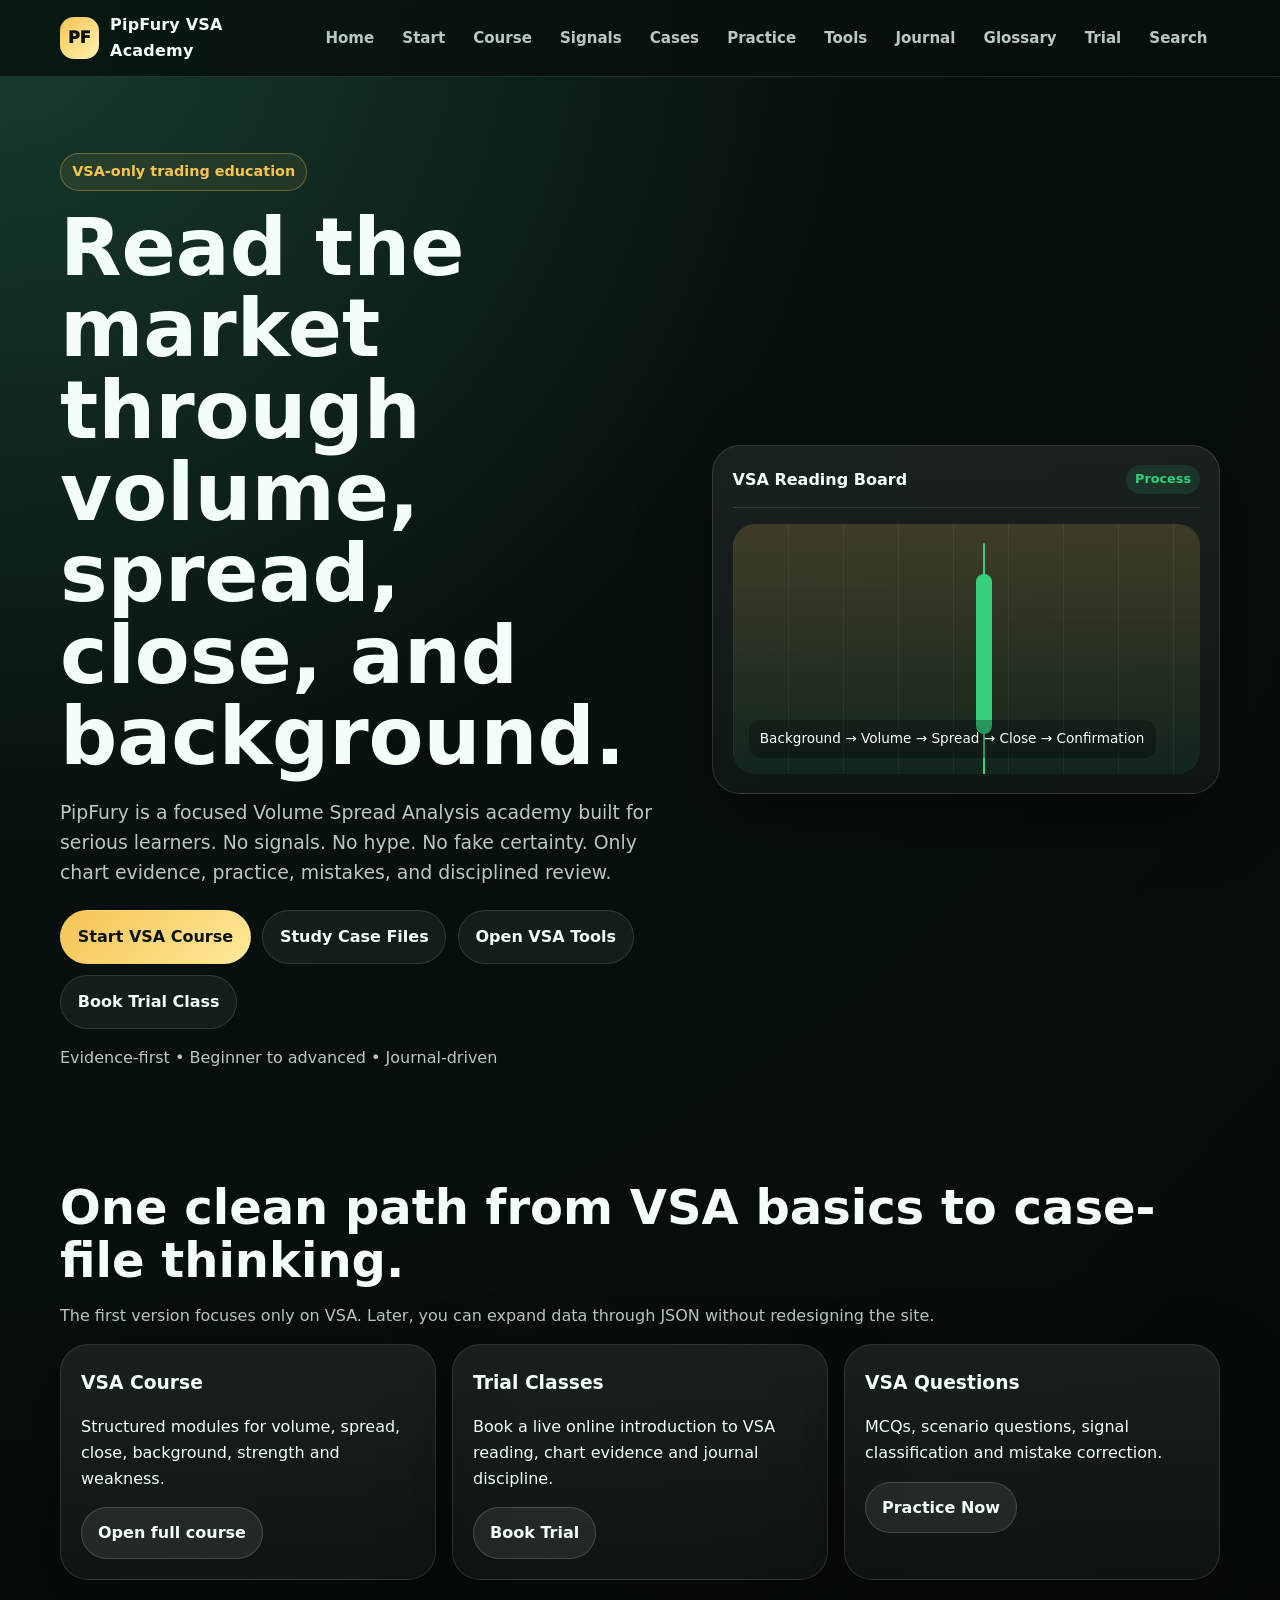
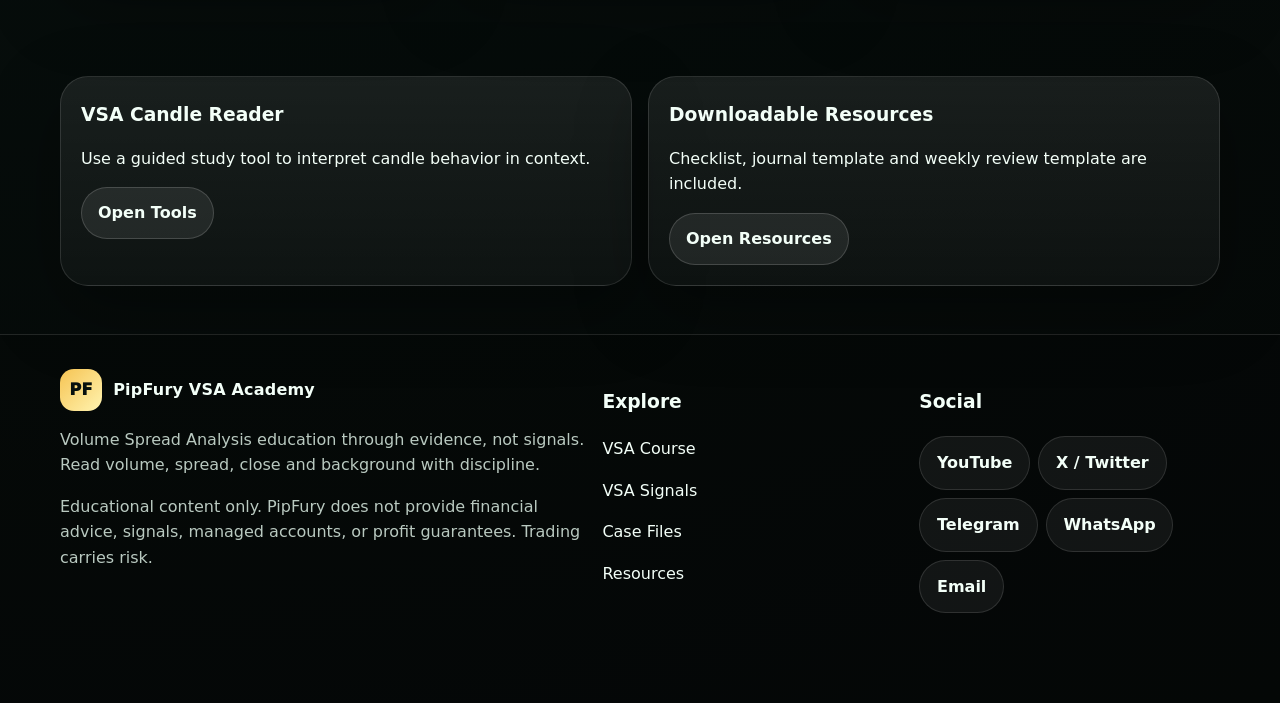
<file: index.html>
<!doctype html><html lang="en"><head><meta charset="utf-8"><meta name="viewport" content="width=device-width,initial-scale=1"><title>Master Volume Spread Analysis | PipFury VSA Academy</title><meta name="description" content="Master Volume Spread Analysis with practical lessons, tools, case files and disciplined review."><link rel="icon" href="assets/images/favicon.svg"><link rel="stylesheet" href="assets/css/styles.css"></head><body><a class="skip" href="#main">Skip to content</a><header class="topbar"><div class="wrap nav"><a class="brand" href="./"><span class="logo">PF</span><span>PipFury VSA Academy</span></a><nav class="links" id="navLinks"><a href="./">Home</a><a href="start-here/">Start</a><a href="vsa-course/">Course</a><a href="vsa-signals/">Signals</a><a href="case-files/">Cases</a><a href="practice/">Practice</a><a href="tools/">Tools</a><a href="journal/">Journal</a><a href="glossary/">Glossary</a><a href="trial-classes/">Trial</a><a href="search/">Search</a></nav><button class="btn menu" id="menuBtn">Menu</button></div></header><main id="main"><section class="hero"><div class="wrap hero-grid"><div><span class="eyebrow">VSA-only trading education</span><h1>Read the market through volume, spread, close, and background.</h1><p class="lead">PipFury is a focused Volume Spread Analysis academy built for serious learners. No signals. No hype. No fake certainty. Only chart evidence, practice, mistakes, and disciplined review.</p><div class="actions"><a class="btn primary" href="vsa-course/">Start VSA Course</a><a class="btn" href="case-files/">Study Case Files</a><a class="btn" href="tools/">Open VSA Tools</a><a class="btn" href="trial-classes/">Book Trial Class</a></div><p class="muted">Evidence-first • Beginner to advanced • Journal-driven</p></div><div class="board"><div class="board-head"><strong>VSA Reading Board</strong><span class="badge">Process</span></div><div class="candle"></div></div></div></section><section class="section"><div class="wrap"><h2>One clean path from VSA basics to case-file thinking.</h2><p class="muted">The first version focuses only on VSA. Later, you can expand data through JSON without redesigning the site.</p><div class="grid three"><div class="card"><h3>VSA Course</h3><p>Structured modules for volume, spread, close, background, strength and weakness.</p><a class="button" href="vsa-course/">Open full course</a></div><div class="card"><h3>Trial Classes</h3><p>Book a live online introduction to VSA reading, chart evidence and journal discipline.</p><a class="button" href="trial-classes/">Book Trial</a></div><div class="card"><h3>VSA Questions</h3><p>MCQs, scenario questions, signal classification and mistake correction.</p><a class="button" href="practice/">Practice Now</a></div></div></div></section><section class="section"><div class="wrap grid two"><div class="card"><h3>VSA Candle Reader</h3><p>Use a guided study tool to interpret candle behavior in context.</p><a class="button" href="tools/">Open Tools</a></div><div class="card"><h3>Downloadable Resources</h3><p>Checklist, journal template and weekly review template are included.</p><a class="button" href="resources/">Open Resources</a></div></div></section></main><footer><div class="wrap footgrid"><div><a class="brand" href="./"><span class="logo">PF</span><span>PipFury VSA Academy</span></a><p class="muted">Volume Spread Analysis education through evidence, not signals. Read volume, spread, close and background with discipline.</p><p class="muted">Educational content only. PipFury does not provide financial advice, signals, managed accounts, or profit guarantees. Trading carries risk.</p></div><div><h3>Explore</h3><p><a href="vsa-course/">VSA Course</a></p><p><a href="vsa-signals/">VSA Signals</a></p><p><a href="case-files/">Case Files</a></p><p><a href="resources/">Resources</a></p></div><div><h3>Social</h3><div class="socials" data-socials></div></div></div></footer><nav class="bottomnav"><a href="./">⌂ Home</a><a href="vsa-course/">▣ Course</a><a href="tools/">⚙ Tools</a><a href="trial-classes/">✓ Trial</a></nav><script src="assets/js/app.js"></script></body></html>
</file>
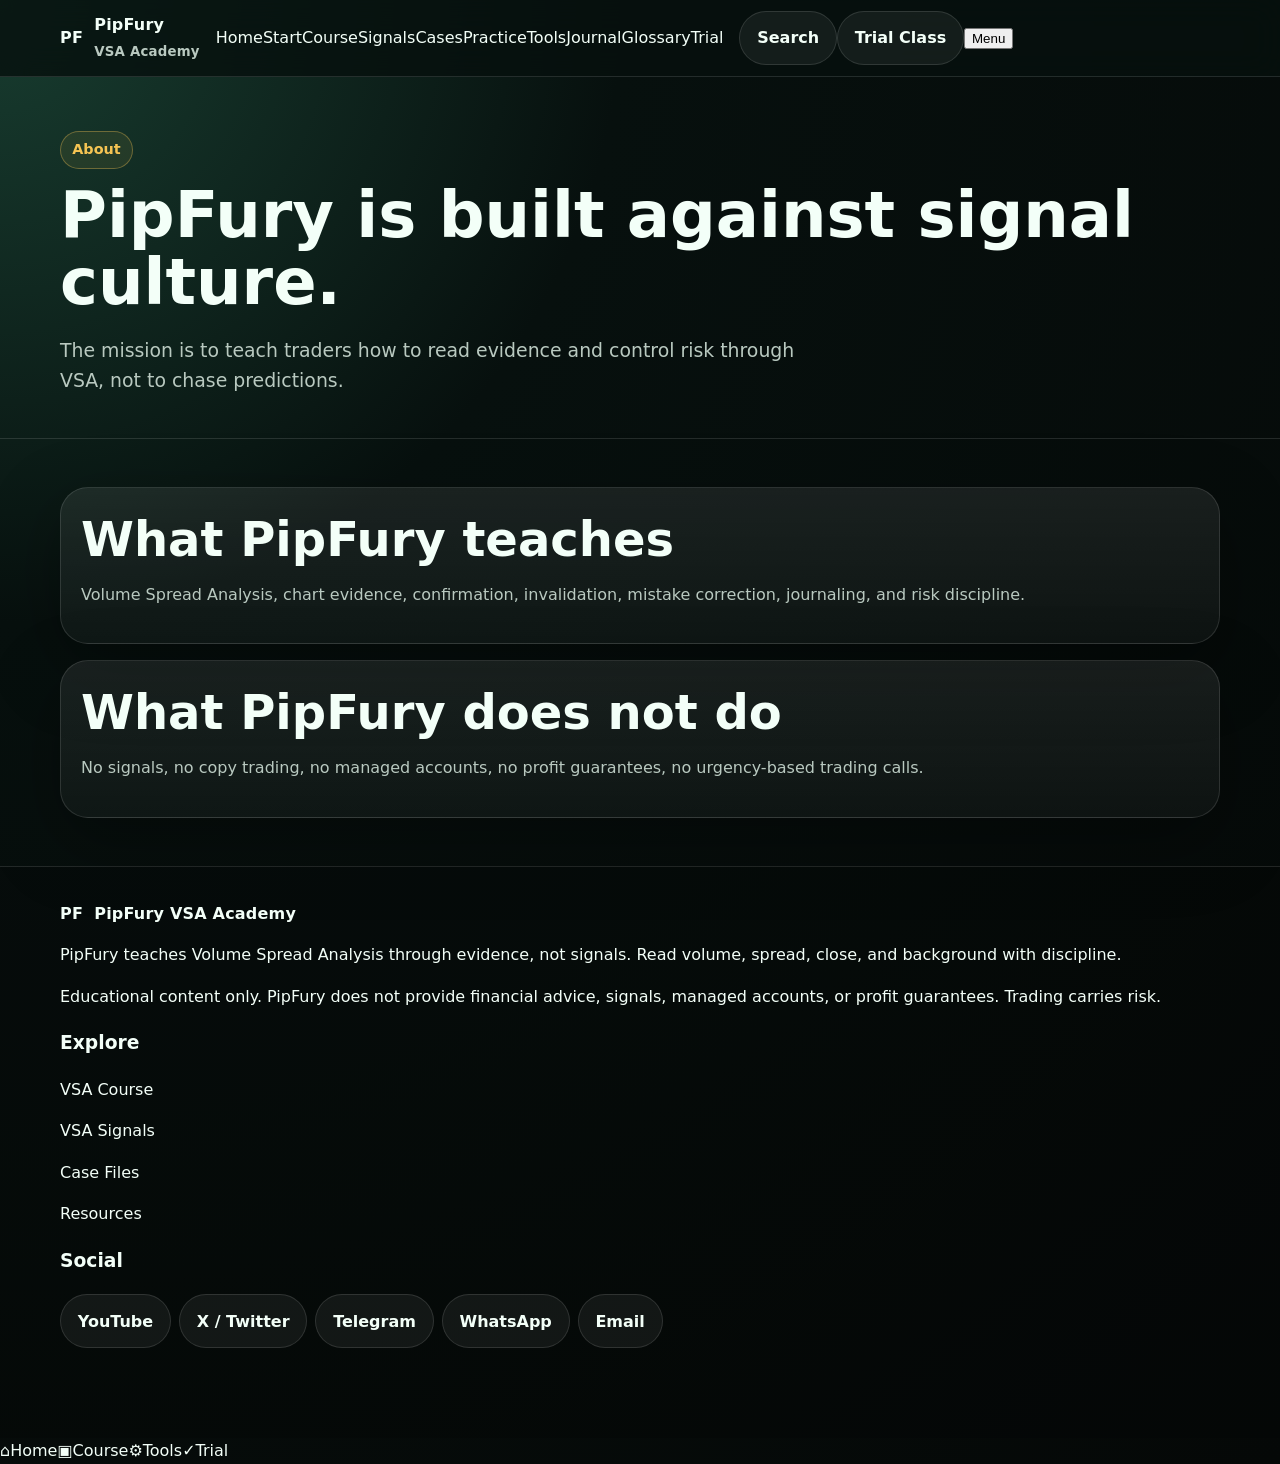
<file: about/index.html>
<!doctype html>
<html lang="en"><head><meta charset="utf-8"><meta name="viewport" content="width=device-width, initial-scale=1"><title>About | PipFury VSA Academy</title><meta name="description" content="About PipFury VSA Academy."><meta property="og:title" content="About | PipFury VSA Academy"><meta property="og:description" content="About PipFury VSA Academy."><meta property="og:image" content="../assets/images/og.svg"><link rel="icon" href="../assets/images/favicon.svg"><link rel="manifest" href="../manifest.webmanifest"><link rel="stylesheet" href="../assets/css/styles.css"></head><body><a class="skip" href="#main">Skip to content</a><header class="topbar"><div class="wrap nav"><a class="brand" href="/"><span class="brand-mark">PF</span><span>PipFury<br><small style="color:var(--muted)">VSA Academy</small></span></a><nav class="navlinks"><a href="/" class="">Home</a><a href="/start-here/" class="">Start</a><a href="/vsa-course/" class="">Course</a><a href="/vsa-signals/" class="">Signals</a><a href="/case-files/" class="">Cases</a><a href="/practice/" class="">Practice</a><a href="/tools/" class="">Tools</a><a href="/journal/" class="">Journal</a><a href="/glossary/" class="">Glossary</a><a href="/trial-classes/" class="">Trial</a></nav><div class="nav-actions"><a class="btn secondary" href="/search/">Search</a><a class="btn" href="/trial-classes/">Trial Class</a><button class="menu-btn">Menu</button></div></div></header><main id="main"><section class="page-hero"><div class="wrap"><span class="eyebrow">About</span><h1>PipFury is built against signal culture.</h1><p class="lead">The mission is to teach traders how to read evidence and control risk through VSA, not to chase predictions.</p></div></section><section class="section"><div class="wrap grid cols-2"><article class="card"><h2>What PipFury teaches</h2><p class="muted">Volume Spread Analysis, chart evidence, confirmation, invalidation, mistake correction, journaling, and risk discipline.</p></article><article class="card"><h2>What PipFury does not do</h2><p class="muted">No signals, no copy trading, no managed accounts, no profit guarantees, no urgency-based trading calls.</p></article></div></section></main><footer class="footer"><div class="wrap footer-grid"><div><a class="brand" href="/"><span class="brand-mark">PF</span><span>PipFury VSA Academy</span></a><p>PipFury teaches Volume Spread Analysis through evidence, not signals. Read volume, spread, close, and background with discipline.</p><p class="risk">Educational content only. PipFury does not provide financial advice, signals, managed accounts, or profit guarantees. Trading carries risk.</p></div><div><h3>Explore</h3><p><a href="/vsa-course/">VSA Course</a></p><p><a href="/vsa-signals/">VSA Signals</a></p><p><a href="/case-files/">Case Files</a></p><p><a href="/resources/">Resources</a></p></div><div><h3>Social</h3><div class="socials" data-socials></div></div></div></footer><nav class="bottom-nav"><a href="/"><span>⌂</span>Home</a><a href="/vsa-course/"><span>▣</span>Course</a><a href="/tools/"><span>⚙</span>Tools</a><a href="/trial-classes/"><span>✓</span>Trial</a></nav><script src="../assets/js/app.js"></script></body></html>
</file>
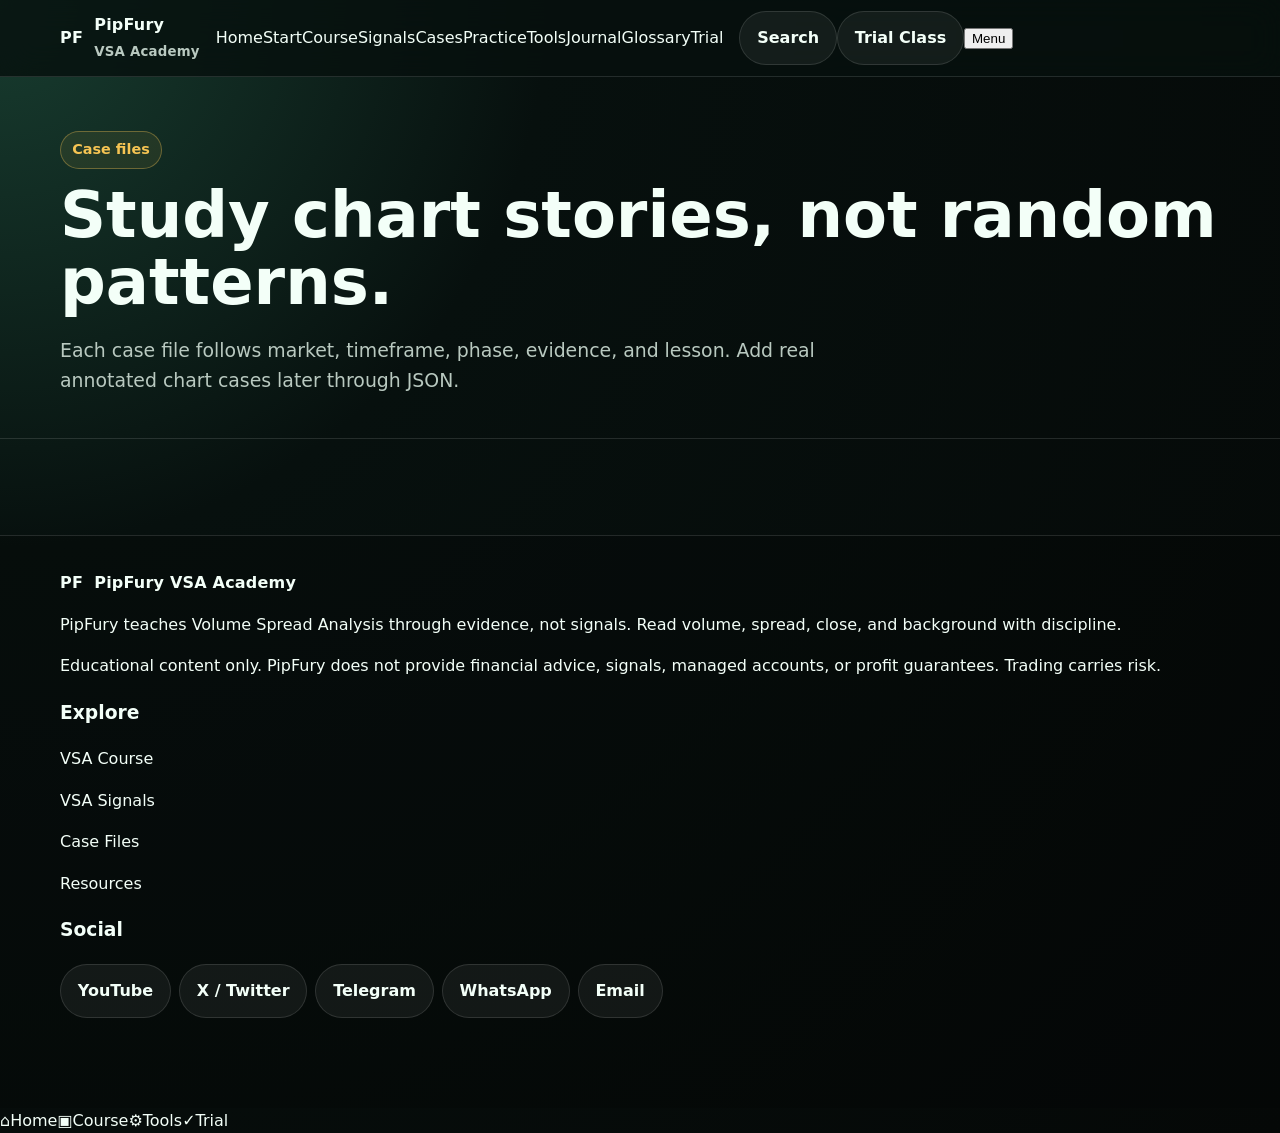
<file: case-files/index.html>
<!doctype html>
<html lang="en"><head><meta charset="utf-8"><meta name="viewport" content="width=device-width, initial-scale=1"><title>VSA Case Files | PipFury VSA Academy</title><meta name="description" content="Professional VSA case-file learning format."><meta property="og:title" content="VSA Case Files | PipFury VSA Academy"><meta property="og:description" content="Professional VSA case-file learning format."><meta property="og:image" content="../assets/images/og.svg"><link rel="icon" href="../assets/images/favicon.svg"><link rel="manifest" href="../manifest.webmanifest"><link rel="stylesheet" href="../assets/css/styles.css"></head><body><a class="skip" href="#main">Skip to content</a><header class="topbar"><div class="wrap nav"><a class="brand" href="/"><span class="brand-mark">PF</span><span>PipFury<br><small style="color:var(--muted)">VSA Academy</small></span></a><nav class="navlinks"><a href="/" class="">Home</a><a href="/start-here/" class="">Start</a><a href="/vsa-course/" class="">Course</a><a href="/vsa-signals/" class="">Signals</a><a href="/case-files/" class="active">Cases</a><a href="/practice/" class="">Practice</a><a href="/tools/" class="">Tools</a><a href="/journal/" class="">Journal</a><a href="/glossary/" class="">Glossary</a><a href="/trial-classes/" class="">Trial</a></nav><div class="nav-actions"><a class="btn secondary" href="/search/">Search</a><a class="btn" href="/trial-classes/">Trial Class</a><button class="menu-btn">Menu</button></div></div></header><main id="main"><section class="page-hero"><div class="wrap"><span class="eyebrow">Case files</span><h1>Study chart stories, not random patterns.</h1><p class="lead">Each case file follows market, timeframe, phase, evidence, and lesson. Add real annotated chart cases later through JSON.</p></div></section><section class="section"><div class="wrap grid cols-2" data-cases></div></section></main><footer class="footer"><div class="wrap footer-grid"><div><a class="brand" href="/"><span class="brand-mark">PF</span><span>PipFury VSA Academy</span></a><p>PipFury teaches Volume Spread Analysis through evidence, not signals. Read volume, spread, close, and background with discipline.</p><p class="risk">Educational content only. PipFury does not provide financial advice, signals, managed accounts, or profit guarantees. Trading carries risk.</p></div><div><h3>Explore</h3><p><a href="/vsa-course/">VSA Course</a></p><p><a href="/vsa-signals/">VSA Signals</a></p><p><a href="/case-files/">Case Files</a></p><p><a href="/resources/">Resources</a></p></div><div><h3>Social</h3><div class="socials" data-socials></div></div></div></footer><nav class="bottom-nav"><a href="/"><span>⌂</span>Home</a><a href="/vsa-course/"><span>▣</span>Course</a><a href="/tools/"><span>⚙</span>Tools</a><a href="/trial-classes/"><span>✓</span>Trial</a></nav><script src="../assets/js/app.js"></script></body></html>
</file>
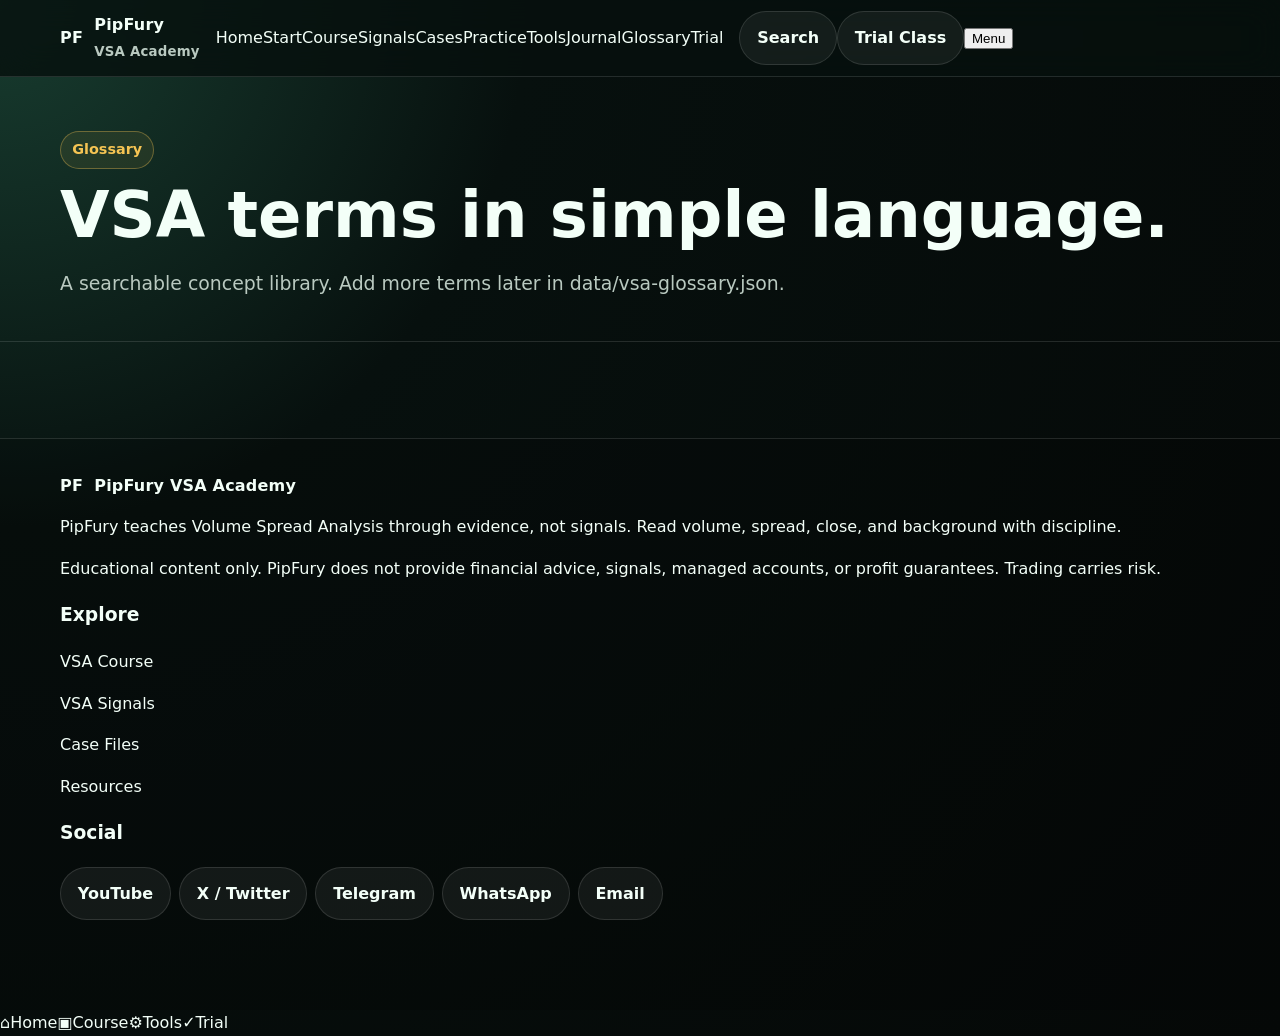
<file: glossary/index.html>
<!doctype html>
<html lang="en"><head><meta charset="utf-8"><meta name="viewport" content="width=device-width, initial-scale=1"><title>VSA Glossary | PipFury VSA Academy</title><meta name="description" content="VSA definitions and concepts."><meta property="og:title" content="VSA Glossary | PipFury VSA Academy"><meta property="og:description" content="VSA definitions and concepts."><meta property="og:image" content="../assets/images/og.svg"><link rel="icon" href="../assets/images/favicon.svg"><link rel="manifest" href="../manifest.webmanifest"><link rel="stylesheet" href="../assets/css/styles.css"></head><body><a class="skip" href="#main">Skip to content</a><header class="topbar"><div class="wrap nav"><a class="brand" href="/"><span class="brand-mark">PF</span><span>PipFury<br><small style="color:var(--muted)">VSA Academy</small></span></a><nav class="navlinks"><a href="/" class="">Home</a><a href="/start-here/" class="">Start</a><a href="/vsa-course/" class="">Course</a><a href="/vsa-signals/" class="">Signals</a><a href="/case-files/" class="">Cases</a><a href="/practice/" class="">Practice</a><a href="/tools/" class="">Tools</a><a href="/journal/" class="">Journal</a><a href="/glossary/" class="active">Glossary</a><a href="/trial-classes/" class="">Trial</a></nav><div class="nav-actions"><a class="btn secondary" href="/search/">Search</a><a class="btn" href="/trial-classes/">Trial Class</a><button class="menu-btn">Menu</button></div></div></header><main id="main"><section class="page-hero"><div class="wrap"><span class="eyebrow">Glossary</span><h1>VSA terms in simple language.</h1><p class="lead">A searchable concept library. Add more terms later in <span class="kbd">data/vsa-glossary.json</span>.</p></div></section><section class="section"><div class="wrap grid cols-3" data-glossary></div></section></main><footer class="footer"><div class="wrap footer-grid"><div><a class="brand" href="/"><span class="brand-mark">PF</span><span>PipFury VSA Academy</span></a><p>PipFury teaches Volume Spread Analysis through evidence, not signals. Read volume, spread, close, and background with discipline.</p><p class="risk">Educational content only. PipFury does not provide financial advice, signals, managed accounts, or profit guarantees. Trading carries risk.</p></div><div><h3>Explore</h3><p><a href="/vsa-course/">VSA Course</a></p><p><a href="/vsa-signals/">VSA Signals</a></p><p><a href="/case-files/">Case Files</a></p><p><a href="/resources/">Resources</a></p></div><div><h3>Social</h3><div class="socials" data-socials></div></div></div></footer><nav class="bottom-nav"><a href="/"><span>⌂</span>Home</a><a href="/vsa-course/"><span>▣</span>Course</a><a href="/tools/"><span>⚙</span>Tools</a><a href="/trial-classes/"><span>✓</span>Trial</a></nav><script src="../assets/js/app.js"></script></body></html>
</file>
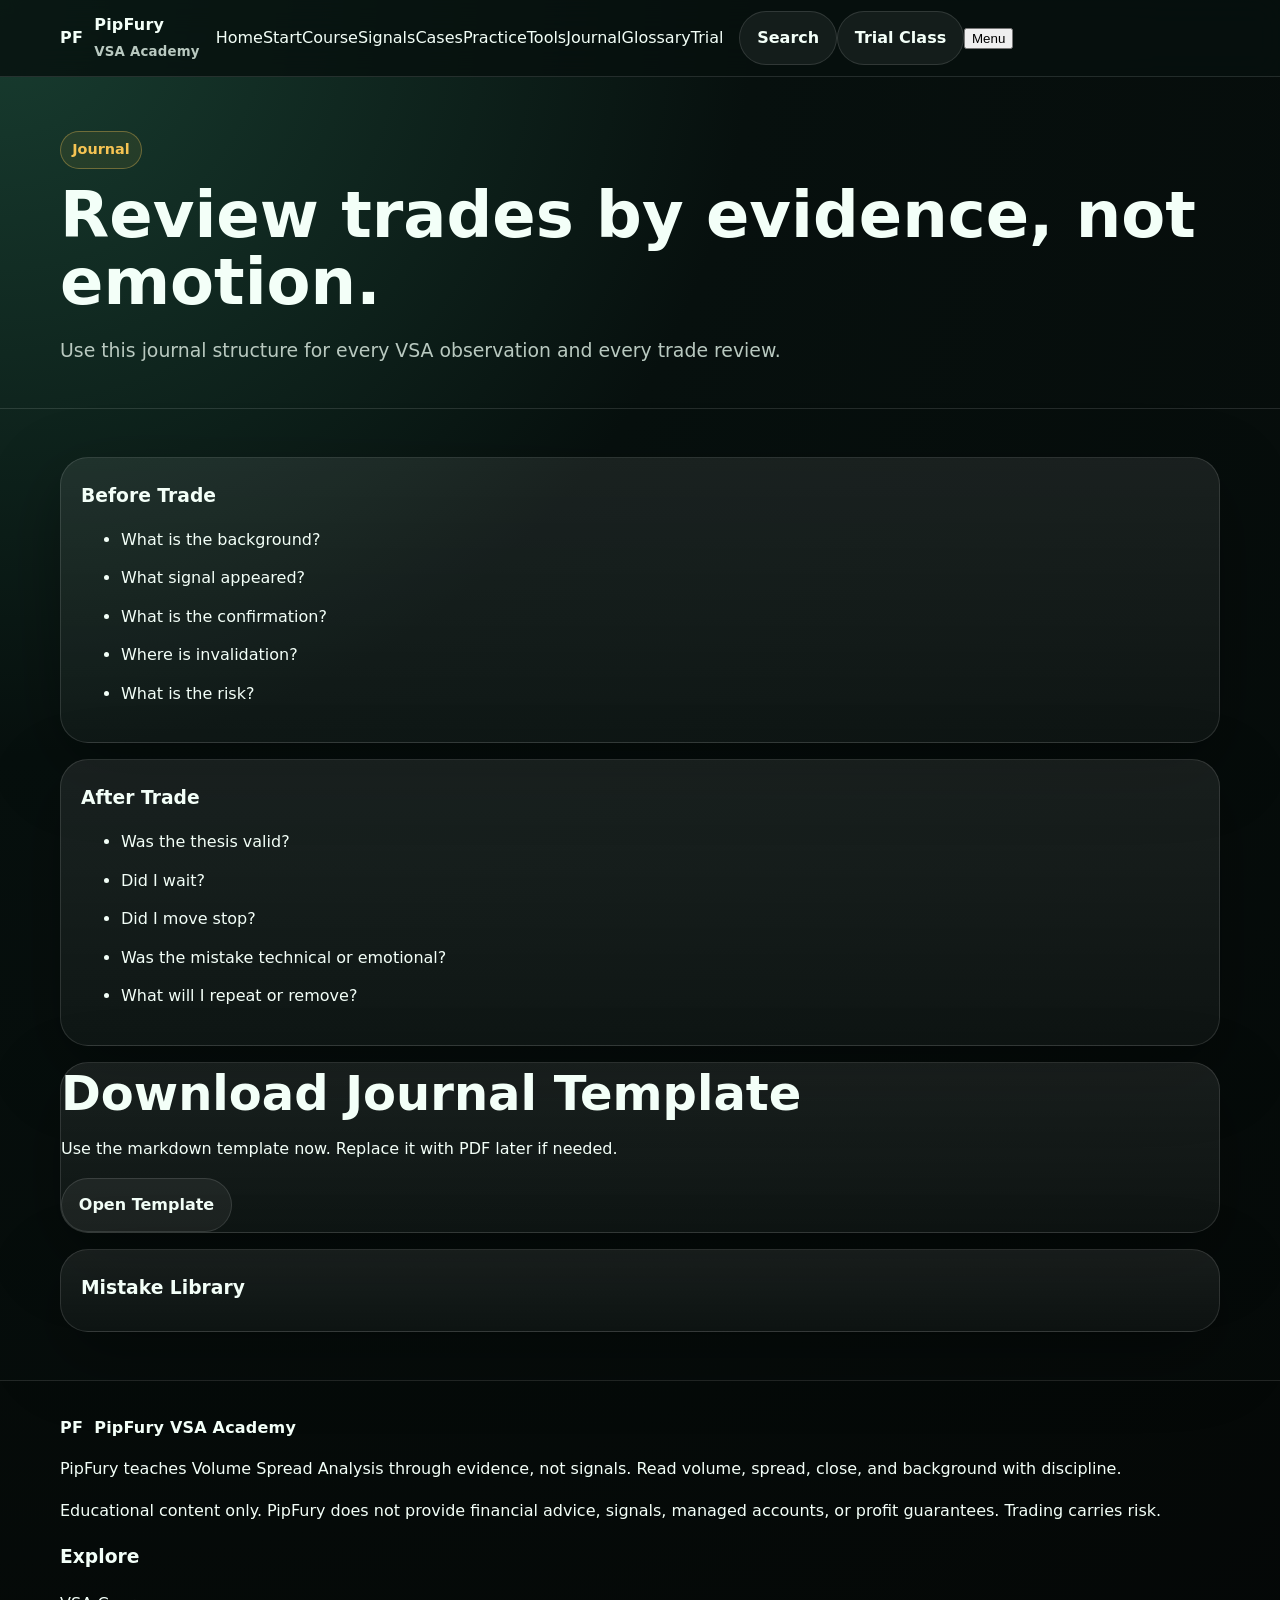
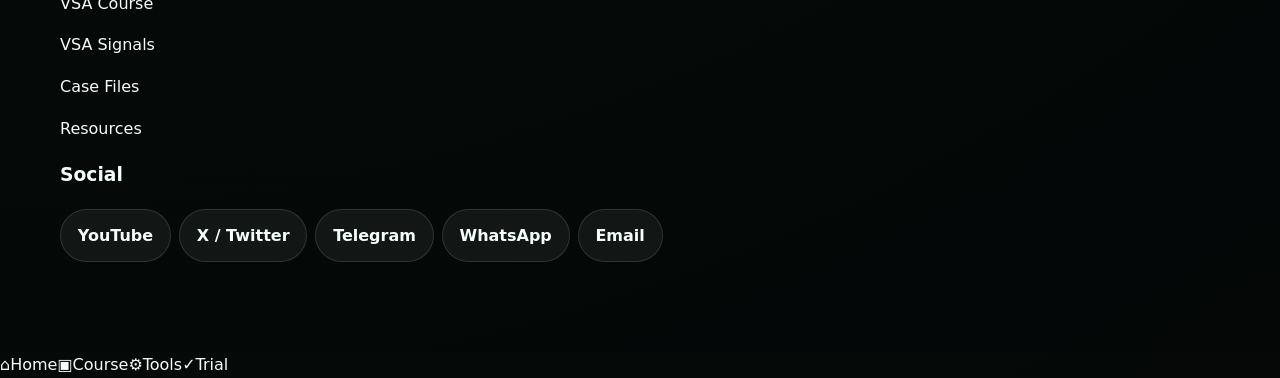
<file: journal/index.html>
<!doctype html>
<html lang="en"><head><meta charset="utf-8"><meta name="viewport" content="width=device-width, initial-scale=1"><title>VSA Journal | PipFury VSA Academy</title><meta name="description" content="VSA journal and review framework."><meta property="og:title" content="VSA Journal | PipFury VSA Academy"><meta property="og:description" content="VSA journal and review framework."><meta property="og:image" content="../assets/images/og.svg"><link rel="icon" href="../assets/images/favicon.svg"><link rel="manifest" href="../manifest.webmanifest"><link rel="stylesheet" href="../assets/css/styles.css"></head><body><a class="skip" href="#main">Skip to content</a><header class="topbar"><div class="wrap nav"><a class="brand" href="/"><span class="brand-mark">PF</span><span>PipFury<br><small style="color:var(--muted)">VSA Academy</small></span></a><nav class="navlinks"><a href="/" class="">Home</a><a href="/start-here/" class="">Start</a><a href="/vsa-course/" class="">Course</a><a href="/vsa-signals/" class="">Signals</a><a href="/case-files/" class="">Cases</a><a href="/practice/" class="">Practice</a><a href="/tools/" class="">Tools</a><a href="/journal/" class="active">Journal</a><a href="/glossary/" class="">Glossary</a><a href="/trial-classes/" class="">Trial</a></nav><div class="nav-actions"><a class="btn secondary" href="/search/">Search</a><a class="btn" href="/trial-classes/">Trial Class</a><button class="menu-btn">Menu</button></div></div></header><main id="main"><section class="page-hero"><div class="wrap"><span class="eyebrow">Journal</span><h1>Review trades by evidence, not emotion.</h1><p class="lead">Use this journal structure for every VSA observation and every trade review.</p></div></section><section class="section"><div class="wrap grid cols-2"><article class="card"><h3>Before Trade</h3><ul class="list"><li>What is the background?</li><li>What signal appeared?</li><li>What is the confirmation?</li><li>Where is invalidation?</li><li>What is the risk?</li></ul></article><article class="card"><h3>After Trade</h3><ul class="list"><li>Was the thesis valid?</li><li>Did I wait?</li><li>Did I move stop?</li><li>Was the mistake technical or emotional?</li><li>What will I repeat or remove?</li></ul></article><article class="panel"><h2>Download Journal Template</h2><p>Use the markdown template now. Replace it with PDF later if needed.</p><a class="btn" href="/public/downloads/vsa-journal-template.md">Open Template</a></article><article class="card"><h3>Mistake Library</h3><div class="grid" data-mistakes></div></article></div></section></main><footer class="footer"><div class="wrap footer-grid"><div><a class="brand" href="/"><span class="brand-mark">PF</span><span>PipFury VSA Academy</span></a><p>PipFury teaches Volume Spread Analysis through evidence, not signals. Read volume, spread, close, and background with discipline.</p><p class="risk">Educational content only. PipFury does not provide financial advice, signals, managed accounts, or profit guarantees. Trading carries risk.</p></div><div><h3>Explore</h3><p><a href="/vsa-course/">VSA Course</a></p><p><a href="/vsa-signals/">VSA Signals</a></p><p><a href="/case-files/">Case Files</a></p><p><a href="/resources/">Resources</a></p></div><div><h3>Social</h3><div class="socials" data-socials></div></div></div></footer><nav class="bottom-nav"><a href="/"><span>⌂</span>Home</a><a href="/vsa-course/"><span>▣</span>Course</a><a href="/tools/"><span>⚙</span>Tools</a><a href="/trial-classes/"><span>✓</span>Trial</a></nav><script src="../assets/js/app.js"></script></body></html>
</file>
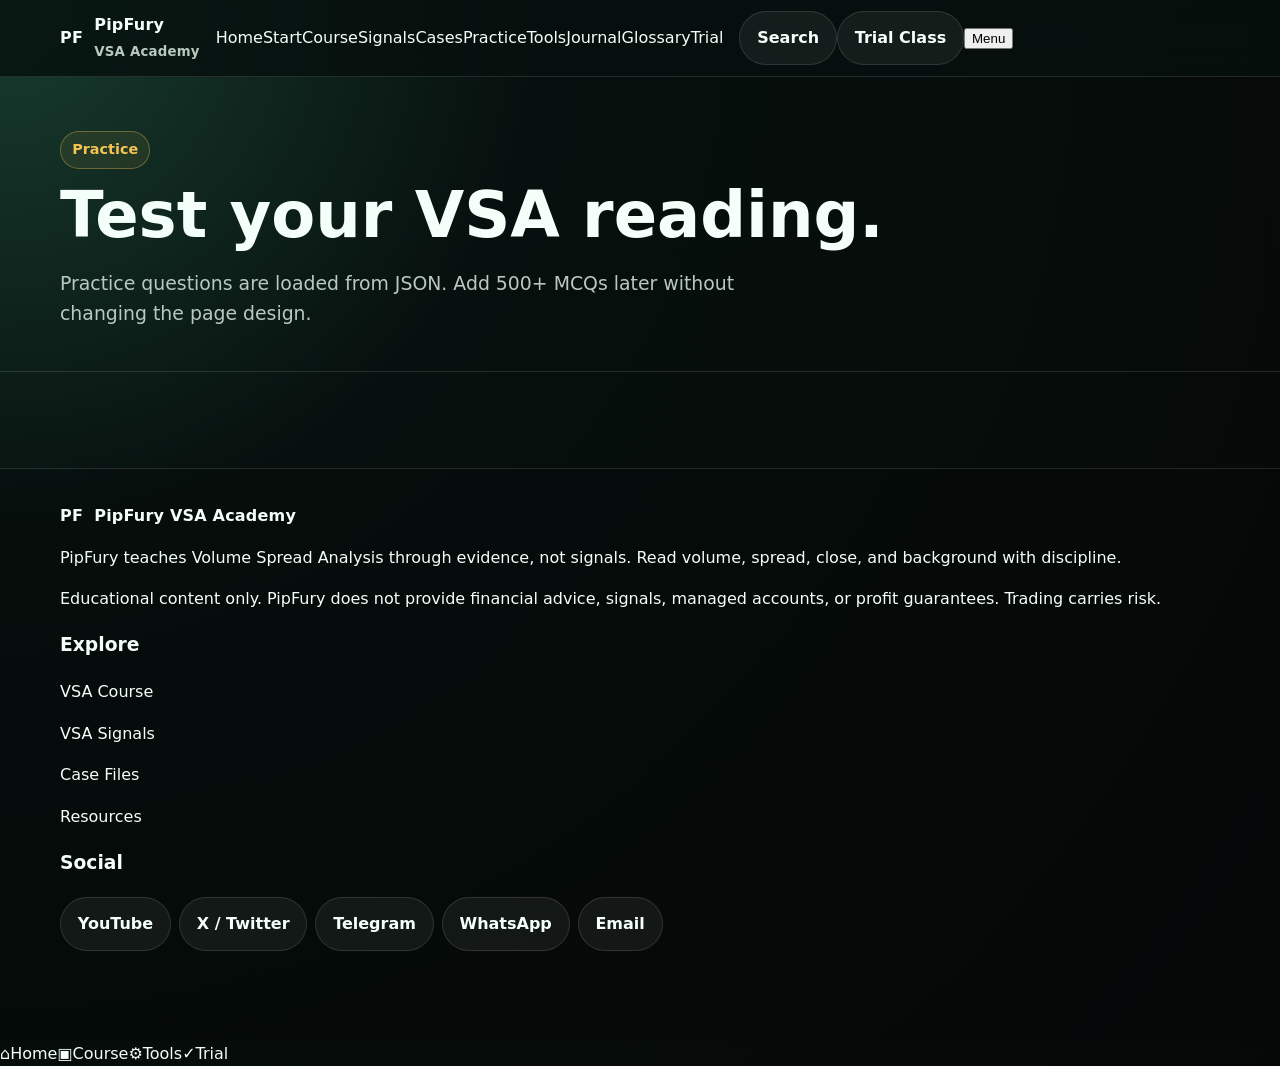
<file: practice/index.html>
<!doctype html>
<html lang="en"><head><meta charset="utf-8"><meta name="viewport" content="width=device-width, initial-scale=1"><title>VSA Practice | PipFury VSA Academy</title><meta name="description" content="VSA quizzes and practice engine."><meta property="og:title" content="VSA Practice | PipFury VSA Academy"><meta property="og:description" content="VSA quizzes and practice engine."><meta property="og:image" content="../assets/images/og.svg"><link rel="icon" href="../assets/images/favicon.svg"><link rel="manifest" href="../manifest.webmanifest"><link rel="stylesheet" href="../assets/css/styles.css"></head><body><a class="skip" href="#main">Skip to content</a><header class="topbar"><div class="wrap nav"><a class="brand" href="/"><span class="brand-mark">PF</span><span>PipFury<br><small style="color:var(--muted)">VSA Academy</small></span></a><nav class="navlinks"><a href="/" class="">Home</a><a href="/start-here/" class="">Start</a><a href="/vsa-course/" class="">Course</a><a href="/vsa-signals/" class="">Signals</a><a href="/case-files/" class="">Cases</a><a href="/practice/" class="active">Practice</a><a href="/tools/" class="">Tools</a><a href="/journal/" class="">Journal</a><a href="/glossary/" class="">Glossary</a><a href="/trial-classes/" class="">Trial</a></nav><div class="nav-actions"><a class="btn secondary" href="/search/">Search</a><a class="btn" href="/trial-classes/">Trial Class</a><button class="menu-btn">Menu</button></div></div></header><main id="main"><section class="page-hero"><div class="wrap"><span class="eyebrow">Practice</span><h1>Test your VSA reading.</h1><p class="lead">Practice questions are loaded from JSON. Add 500+ MCQs later without changing the page design.</p></div></section><section class="section"><div class="wrap"><div data-quiz></div></div></section></main><footer class="footer"><div class="wrap footer-grid"><div><a class="brand" href="/"><span class="brand-mark">PF</span><span>PipFury VSA Academy</span></a><p>PipFury teaches Volume Spread Analysis through evidence, not signals. Read volume, spread, close, and background with discipline.</p><p class="risk">Educational content only. PipFury does not provide financial advice, signals, managed accounts, or profit guarantees. Trading carries risk.</p></div><div><h3>Explore</h3><p><a href="/vsa-course/">VSA Course</a></p><p><a href="/vsa-signals/">VSA Signals</a></p><p><a href="/case-files/">Case Files</a></p><p><a href="/resources/">Resources</a></p></div><div><h3>Social</h3><div class="socials" data-socials></div></div></div></footer><nav class="bottom-nav"><a href="/"><span>⌂</span>Home</a><a href="/vsa-course/"><span>▣</span>Course</a><a href="/tools/"><span>⚙</span>Tools</a><a href="/trial-classes/"><span>✓</span>Trial</a></nav><script src="../assets/js/app.js"></script></body></html>
</file>
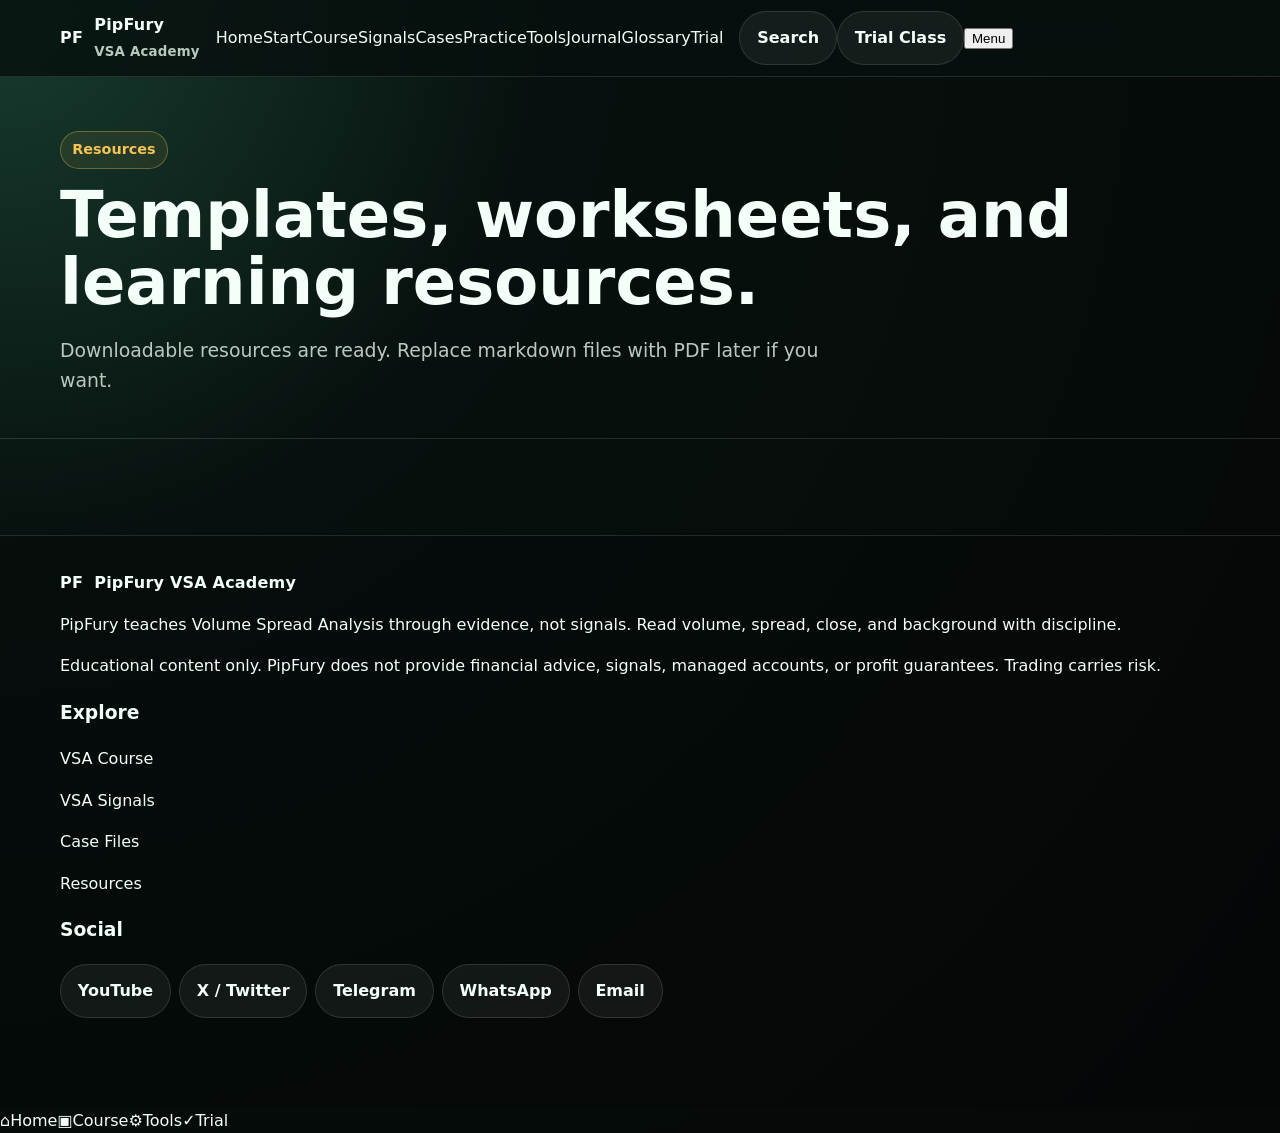
<file: resources/index.html>
<!doctype html>
<html lang="en"><head><meta charset="utf-8"><meta name="viewport" content="width=device-width, initial-scale=1"><title>Resources | PipFury VSA Academy</title><meta name="description" content="Downloadable VSA resources and templates."><meta property="og:title" content="Resources | PipFury VSA Academy"><meta property="og:description" content="Downloadable VSA resources and templates."><meta property="og:image" content="../assets/images/og.svg"><link rel="icon" href="../assets/images/favicon.svg"><link rel="manifest" href="../manifest.webmanifest"><link rel="stylesheet" href="../assets/css/styles.css"></head><body><a class="skip" href="#main">Skip to content</a><header class="topbar"><div class="wrap nav"><a class="brand" href="/"><span class="brand-mark">PF</span><span>PipFury<br><small style="color:var(--muted)">VSA Academy</small></span></a><nav class="navlinks"><a href="/" class="">Home</a><a href="/start-here/" class="">Start</a><a href="/vsa-course/" class="">Course</a><a href="/vsa-signals/" class="">Signals</a><a href="/case-files/" class="">Cases</a><a href="/practice/" class="">Practice</a><a href="/tools/" class="">Tools</a><a href="/journal/" class="">Journal</a><a href="/glossary/" class="">Glossary</a><a href="/trial-classes/" class="">Trial</a></nav><div class="nav-actions"><a class="btn secondary" href="/search/">Search</a><a class="btn" href="/trial-classes/">Trial Class</a><button class="menu-btn">Menu</button></div></div></header><main id="main"><section class="page-hero"><div class="wrap"><span class="eyebrow">Resources</span><h1>Templates, worksheets, and learning resources.</h1><p class="lead">Downloadable resources are ready. Replace markdown files with PDF later if you want.</p></div></section><section class="section"><div class="wrap grid cols-3" data-resources></div></section></main><footer class="footer"><div class="wrap footer-grid"><div><a class="brand" href="/"><span class="brand-mark">PF</span><span>PipFury VSA Academy</span></a><p>PipFury teaches Volume Spread Analysis through evidence, not signals. Read volume, spread, close, and background with discipline.</p><p class="risk">Educational content only. PipFury does not provide financial advice, signals, managed accounts, or profit guarantees. Trading carries risk.</p></div><div><h3>Explore</h3><p><a href="/vsa-course/">VSA Course</a></p><p><a href="/vsa-signals/">VSA Signals</a></p><p><a href="/case-files/">Case Files</a></p><p><a href="/resources/">Resources</a></p></div><div><h3>Social</h3><div class="socials" data-socials></div></div></div></footer><nav class="bottom-nav"><a href="/"><span>⌂</span>Home</a><a href="/vsa-course/"><span>▣</span>Course</a><a href="/tools/"><span>⚙</span>Tools</a><a href="/trial-classes/"><span>✓</span>Trial</a></nav><script src="../assets/js/app.js"></script></body></html>
</file>
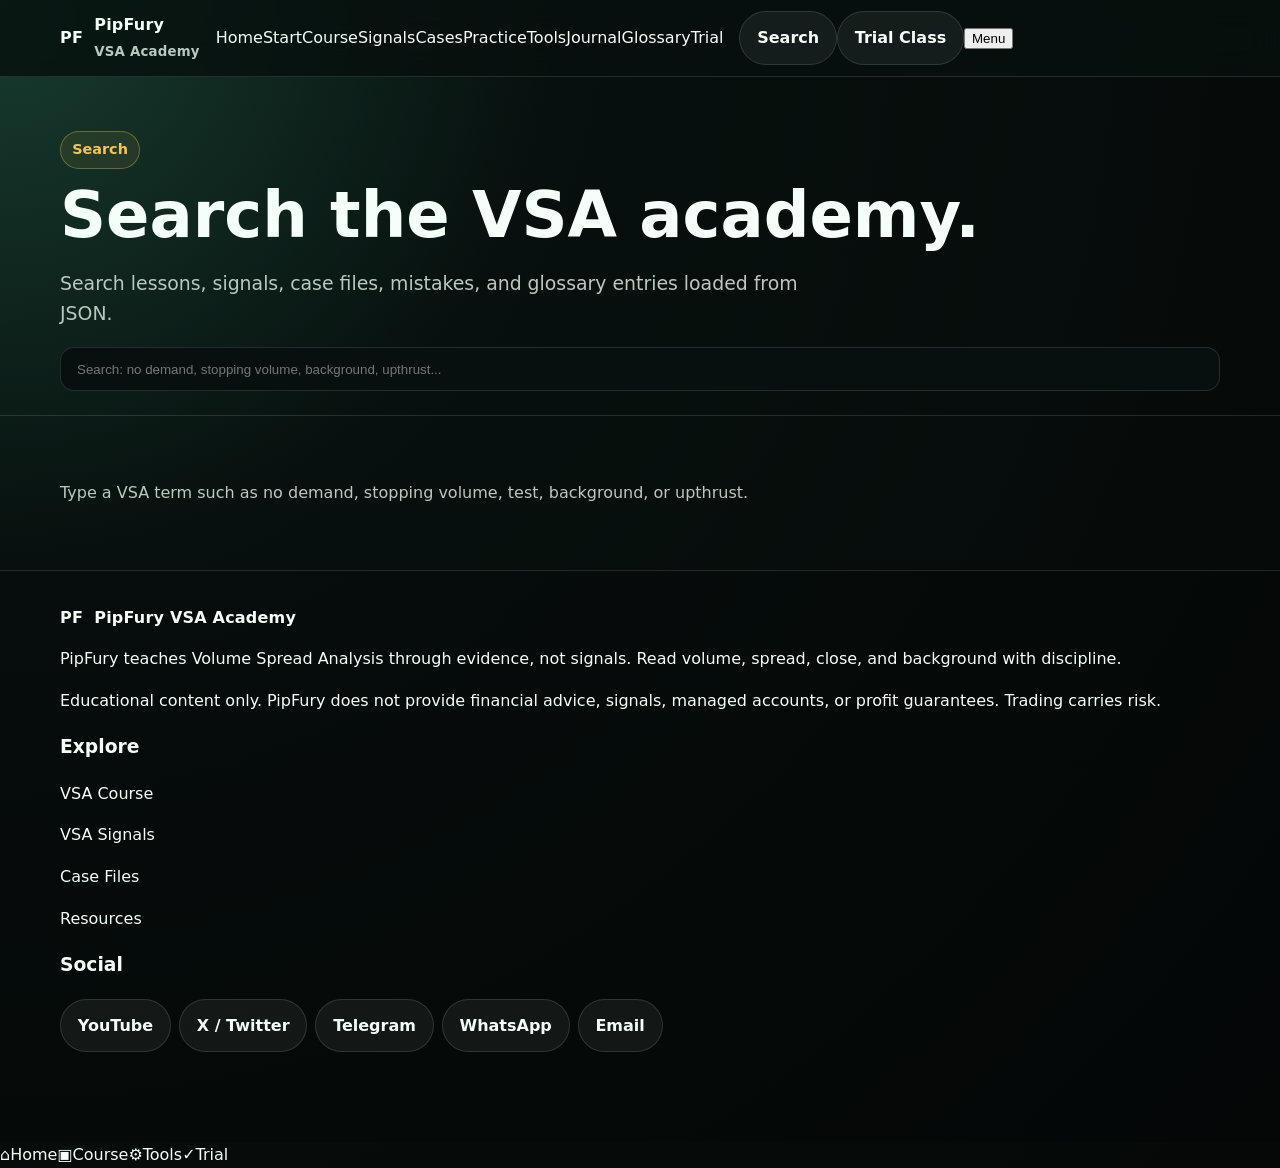
<file: search/index.html>
<!doctype html>
<html lang="en"><head><meta charset="utf-8"><meta name="viewport" content="width=device-width, initial-scale=1"><title>Search | PipFury VSA Academy</title><meta name="description" content="Search PipFury VSA Academy."><meta property="og:title" content="Search | PipFury VSA Academy"><meta property="og:description" content="Search PipFury VSA Academy."><meta property="og:image" content="../assets/images/og.svg"><link rel="icon" href="../assets/images/favicon.svg"><link rel="manifest" href="../manifest.webmanifest"><link rel="stylesheet" href="../assets/css/styles.css"></head><body><a class="skip" href="#main">Skip to content</a><header class="topbar"><div class="wrap nav"><a class="brand" href="/"><span class="brand-mark">PF</span><span>PipFury<br><small style="color:var(--muted)">VSA Academy</small></span></a><nav class="navlinks"><a href="/" class="">Home</a><a href="/start-here/" class="">Start</a><a href="/vsa-course/" class="">Course</a><a href="/vsa-signals/" class="">Signals</a><a href="/case-files/" class="">Cases</a><a href="/practice/" class="">Practice</a><a href="/tools/" class="">Tools</a><a href="/journal/" class="">Journal</a><a href="/glossary/" class="">Glossary</a><a href="/trial-classes/" class="">Trial</a></nav><div class="nav-actions"><a class="btn secondary" href="/search/">Search</a><a class="btn" href="/trial-classes/">Trial Class</a><button class="menu-btn">Menu</button></div></div></header><main id="main"><section class="page-hero"><div class="wrap"><span class="eyebrow">Search</span><h1>Search the VSA academy.</h1><p class="lead">Search lessons, signals, case files, mistakes, and glossary entries loaded from JSON.</p><input id="siteSearch" class="searchbox" placeholder="Search: no demand, stopping volume, background, upthrust..."></div></section><section class="section"><div class="wrap"><div id="searchResults" class="search-results"></div></div></section></main><footer class="footer"><div class="wrap footer-grid"><div><a class="brand" href="/"><span class="brand-mark">PF</span><span>PipFury VSA Academy</span></a><p>PipFury teaches Volume Spread Analysis through evidence, not signals. Read volume, spread, close, and background with discipline.</p><p class="risk">Educational content only. PipFury does not provide financial advice, signals, managed accounts, or profit guarantees. Trading carries risk.</p></div><div><h3>Explore</h3><p><a href="/vsa-course/">VSA Course</a></p><p><a href="/vsa-signals/">VSA Signals</a></p><p><a href="/case-files/">Case Files</a></p><p><a href="/resources/">Resources</a></p></div><div><h3>Social</h3><div class="socials" data-socials></div></div></div></footer><nav class="bottom-nav"><a href="/"><span>⌂</span>Home</a><a href="/vsa-course/"><span>▣</span>Course</a><a href="/tools/"><span>⚙</span>Tools</a><a href="/trial-classes/"><span>✓</span>Trial</a></nav><script src="../assets/js/app.js"></script><script src="../assets/js/search.js"></script></body></html>
</file>
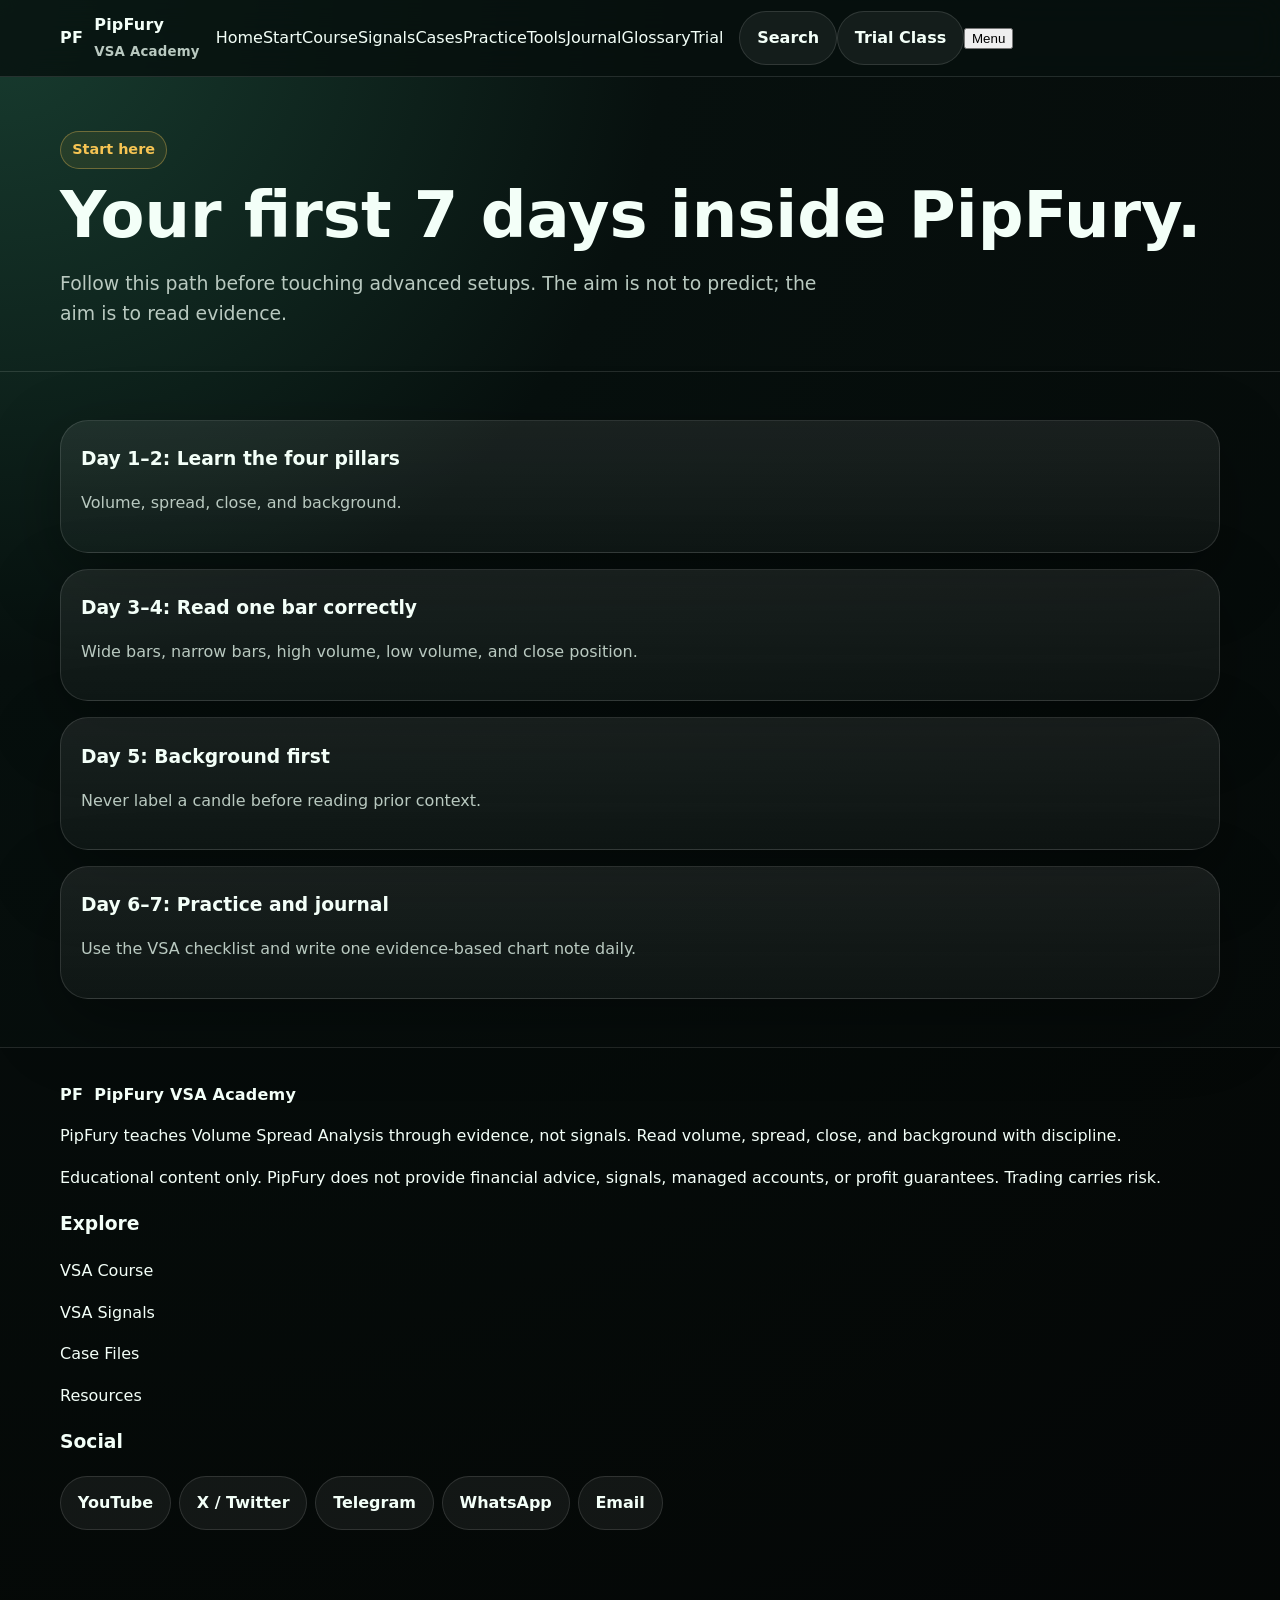
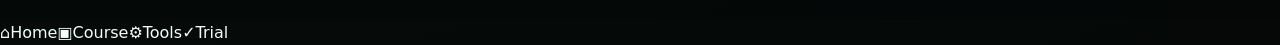
<file: start-here/index.html>
<!doctype html>
<html lang="en"><head><meta charset="utf-8"><meta name="viewport" content="width=device-width, initial-scale=1"><title>Start Here | PipFury VSA Academy</title><meta name="description" content="Begin the PipFury VSA learning path."><meta property="og:title" content="Start Here | PipFury VSA Academy"><meta property="og:description" content="Begin the PipFury VSA learning path."><meta property="og:image" content="../assets/images/og.svg"><link rel="icon" href="../assets/images/favicon.svg"><link rel="manifest" href="../manifest.webmanifest"><link rel="stylesheet" href="../assets/css/styles.css"></head><body><a class="skip" href="#main">Skip to content</a><header class="topbar"><div class="wrap nav"><a class="brand" href="/"><span class="brand-mark">PF</span><span>PipFury<br><small style="color:var(--muted)">VSA Academy</small></span></a><nav class="navlinks"><a href="/" class="">Home</a><a href="/start-here/" class="active">Start</a><a href="/vsa-course/" class="">Course</a><a href="/vsa-signals/" class="">Signals</a><a href="/case-files/" class="">Cases</a><a href="/practice/" class="">Practice</a><a href="/tools/" class="">Tools</a><a href="/journal/" class="">Journal</a><a href="/glossary/" class="">Glossary</a><a href="/trial-classes/" class="">Trial</a></nav><div class="nav-actions"><a class="btn secondary" href="/search/">Search</a><a class="btn" href="/trial-classes/">Trial Class</a><button class="menu-btn">Menu</button></div></div></header><main id="main"><section class="page-hero"><div class="wrap"><span class="eyebrow">Start here</span><h1>Your first 7 days inside PipFury.</h1><p class="lead">Follow this path before touching advanced setups. The aim is not to predict; the aim is to read evidence.</p></div></section><section class="section"><div class="wrap grid cols-2"><article class="card"><h3>Day 1–2: Learn the four pillars</h3><p class="muted">Volume, spread, close, and background.</p></article><article class="card"><h3>Day 3–4: Read one bar correctly</h3><p class="muted">Wide bars, narrow bars, high volume, low volume, and close position.</p></article><article class="card"><h3>Day 5: Background first</h3><p class="muted">Never label a candle before reading prior context.</p></article><article class="card"><h3>Day 6–7: Practice and journal</h3><p class="muted">Use the VSA checklist and write one evidence-based chart note daily.</p></article></div></section></main><footer class="footer"><div class="wrap footer-grid"><div><a class="brand" href="/"><span class="brand-mark">PF</span><span>PipFury VSA Academy</span></a><p>PipFury teaches Volume Spread Analysis through evidence, not signals. Read volume, spread, close, and background with discipline.</p><p class="risk">Educational content only. PipFury does not provide financial advice, signals, managed accounts, or profit guarantees. Trading carries risk.</p></div><div><h3>Explore</h3><p><a href="/vsa-course/">VSA Course</a></p><p><a href="/vsa-signals/">VSA Signals</a></p><p><a href="/case-files/">Case Files</a></p><p><a href="/resources/">Resources</a></p></div><div><h3>Social</h3><div class="socials" data-socials></div></div></div></footer><nav class="bottom-nav"><a href="/"><span>⌂</span>Home</a><a href="/vsa-course/"><span>▣</span>Course</a><a href="/tools/"><span>⚙</span>Tools</a><a href="/trial-classes/"><span>✓</span>Trial</a></nav><script src="../assets/js/app.js"></script></body></html>
</file>
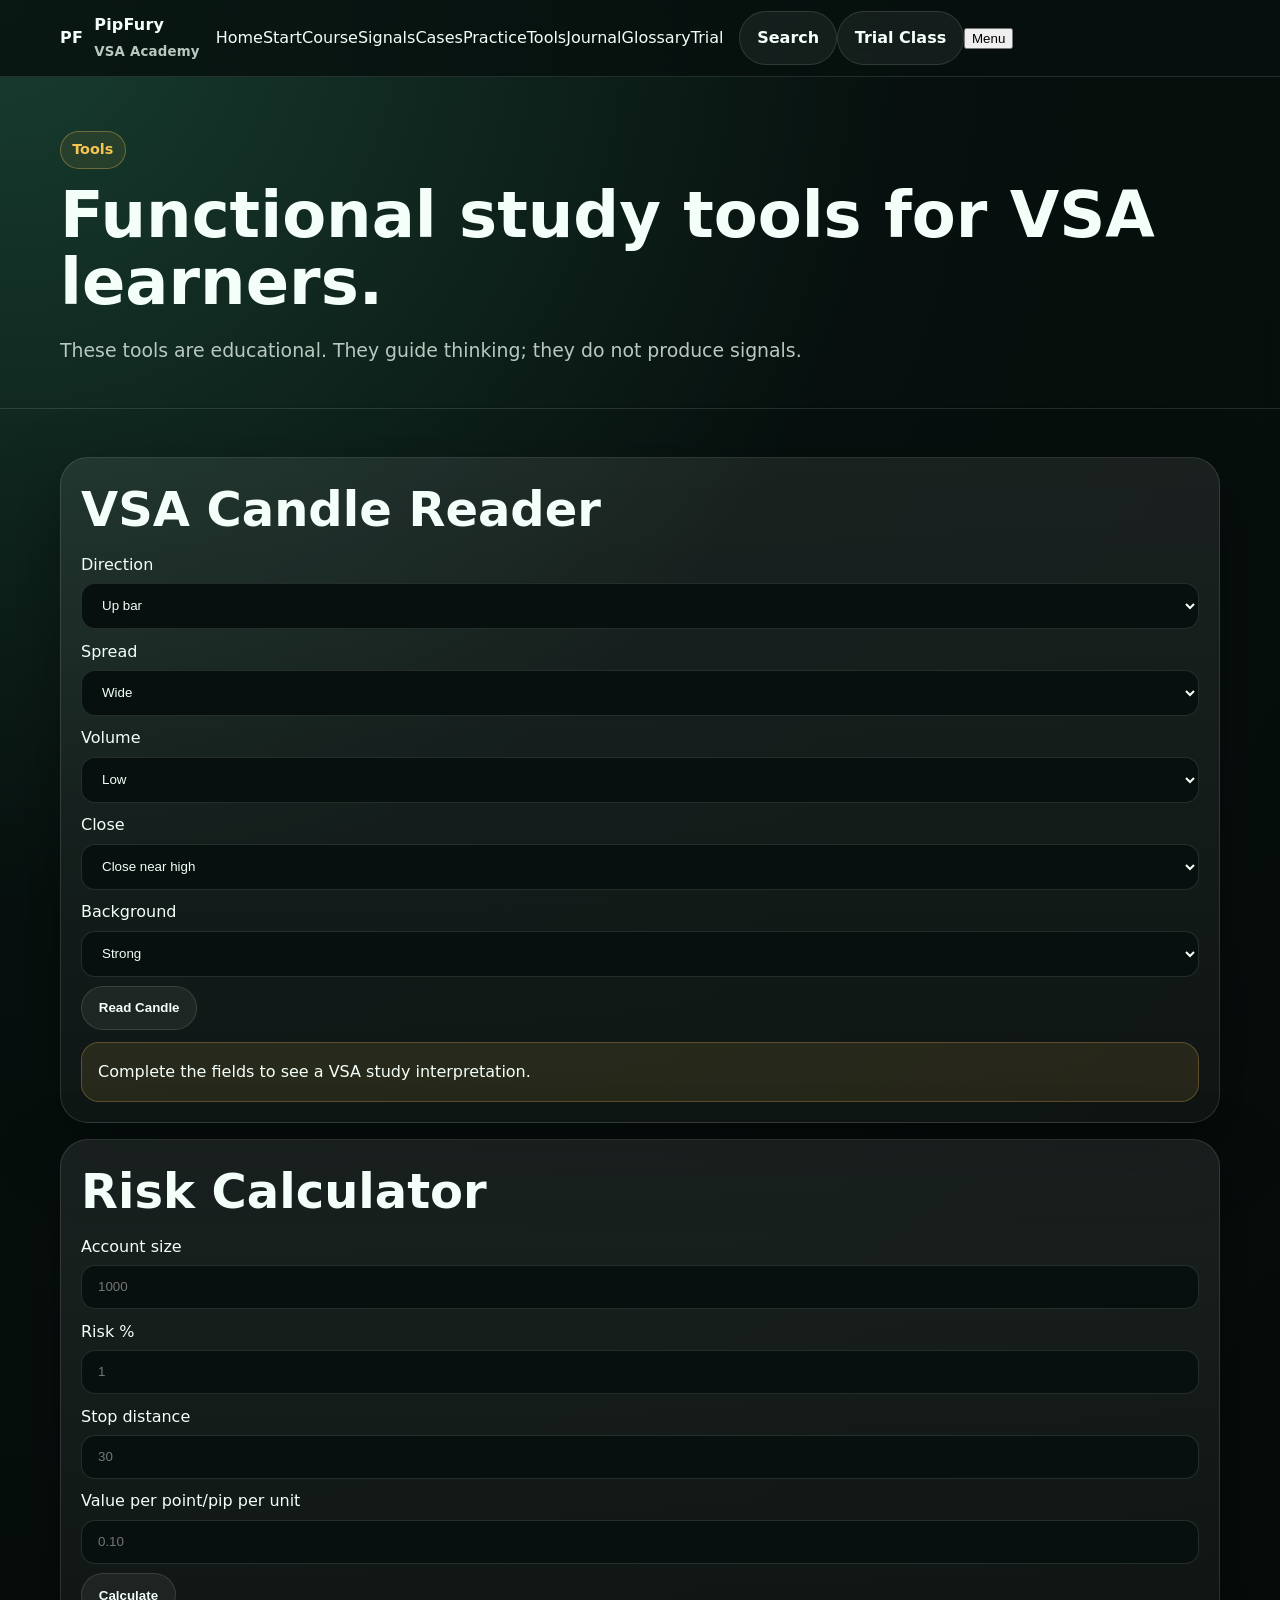
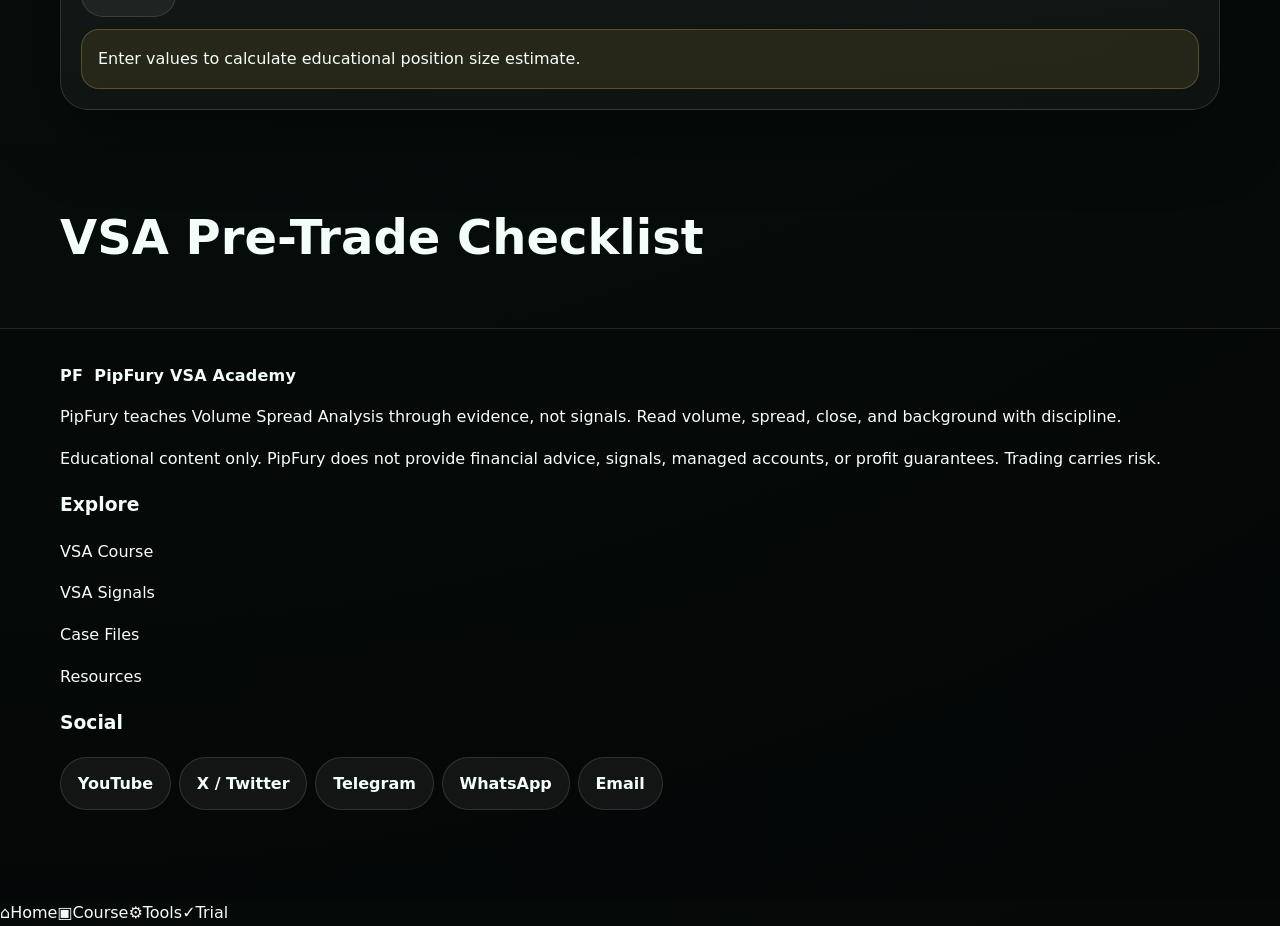
<file: tools/index.html>
<!doctype html>
<html lang="en"><head><meta charset="utf-8"><meta name="viewport" content="width=device-width, initial-scale=1"><title>VSA Tools | PipFury VSA Academy</title><meta name="description" content="Functional VSA reader, checklist, and risk tools."><meta property="og:title" content="VSA Tools | PipFury VSA Academy"><meta property="og:description" content="Functional VSA reader, checklist, and risk tools."><meta property="og:image" content="../assets/images/og.svg"><link rel="icon" href="../assets/images/favicon.svg"><link rel="manifest" href="../manifest.webmanifest"><link rel="stylesheet" href="../assets/css/styles.css"></head><body><a class="skip" href="#main">Skip to content</a><header class="topbar"><div class="wrap nav"><a class="brand" href="/"><span class="brand-mark">PF</span><span>PipFury<br><small style="color:var(--muted)">VSA Academy</small></span></a><nav class="navlinks"><a href="/" class="">Home</a><a href="/start-here/" class="">Start</a><a href="/vsa-course/" class="">Course</a><a href="/vsa-signals/" class="">Signals</a><a href="/case-files/" class="">Cases</a><a href="/practice/" class="">Practice</a><a href="/tools/" class="active">Tools</a><a href="/journal/" class="">Journal</a><a href="/glossary/" class="">Glossary</a><a href="/trial-classes/" class="">Trial</a></nav><div class="nav-actions"><a class="btn secondary" href="/search/">Search</a><a class="btn" href="/trial-classes/">Trial Class</a><button class="menu-btn">Menu</button></div></div></header><main id="main"><section class="page-hero"><div class="wrap"><span class="eyebrow">Tools</span><h1>Functional study tools for VSA learners.</h1><p class="lead">These tools are educational. They guide thinking; they do not produce signals.</p></div></section><section class="section"><div class="wrap grid cols-2"><article class="card"><h2>VSA Candle Reader</h2><form id="candleReader" class="form"><div class="field"><label>Direction</label><select name="direction"><option value="up">Up bar</option><option value="down">Down bar</option></select></div><div class="field"><label>Spread</label><select name="spread"><option value="wide">Wide</option><option value="normal">Normal</option><option value="narrow">Narrow</option></select></div><div class="field"><label>Volume</label><select name="volume"><option value="low">Low</option><option value="normal">Normal</option><option value="high">High</option><option value="ultra">Ultra-high</option></select></div><div class="field"><label>Close</label><select name="close"><option value="high">Close near high</option><option value="middle">Close middle</option><option value="low">Close near low</option></select></div><div class="field"><label>Background</label><select name="background"><option value="strong">Strong</option><option value="weak">Weak</option><option value="mixed">Mixed</option></select></div><button class="btn" type="submit">Read Candle</button><div id="candleResult" class="result">Complete the fields to see a VSA study interpretation.</div></form></article><article class="card"><h2>Risk Calculator</h2><form id="riskCalc" class="form"><div class="field"><label>Account size</label><input name="account" type="number" placeholder="1000"></div><div class="field"><label>Risk %</label><input name="risk" type="number" step="0.1" placeholder="1"></div><div class="field"><label>Stop distance</label><input name="stop" type="number" placeholder="30"></div><div class="field"><label>Value per point/pip per unit</label><input name="pip" type="number" step="0.01" placeholder="0.10"></div><button class="btn" type="submit">Calculate</button><div id="riskResult" class="result">Enter values to calculate educational position size estimate.</div></form></article></div></section><section class="section"><div class="wrap"><h2>VSA Pre-Trade Checklist</h2><div class="grid cols-2" data-checklist></div></div></section></main><footer class="footer"><div class="wrap footer-grid"><div><a class="brand" href="/"><span class="brand-mark">PF</span><span>PipFury VSA Academy</span></a><p>PipFury teaches Volume Spread Analysis through evidence, not signals. Read volume, spread, close, and background with discipline.</p><p class="risk">Educational content only. PipFury does not provide financial advice, signals, managed accounts, or profit guarantees. Trading carries risk.</p></div><div><h3>Explore</h3><p><a href="/vsa-course/">VSA Course</a></p><p><a href="/vsa-signals/">VSA Signals</a></p><p><a href="/case-files/">Case Files</a></p><p><a href="/resources/">Resources</a></p></div><div><h3>Social</h3><div class="socials" data-socials></div></div></div></footer><nav class="bottom-nav"><a href="/"><span>⌂</span>Home</a><a href="/vsa-course/"><span>▣</span>Course</a><a href="/tools/"><span>⚙</span>Tools</a><a href="/trial-classes/"><span>✓</span>Trial</a></nav><script src="../assets/js/app.js"></script></body></html>
</file>
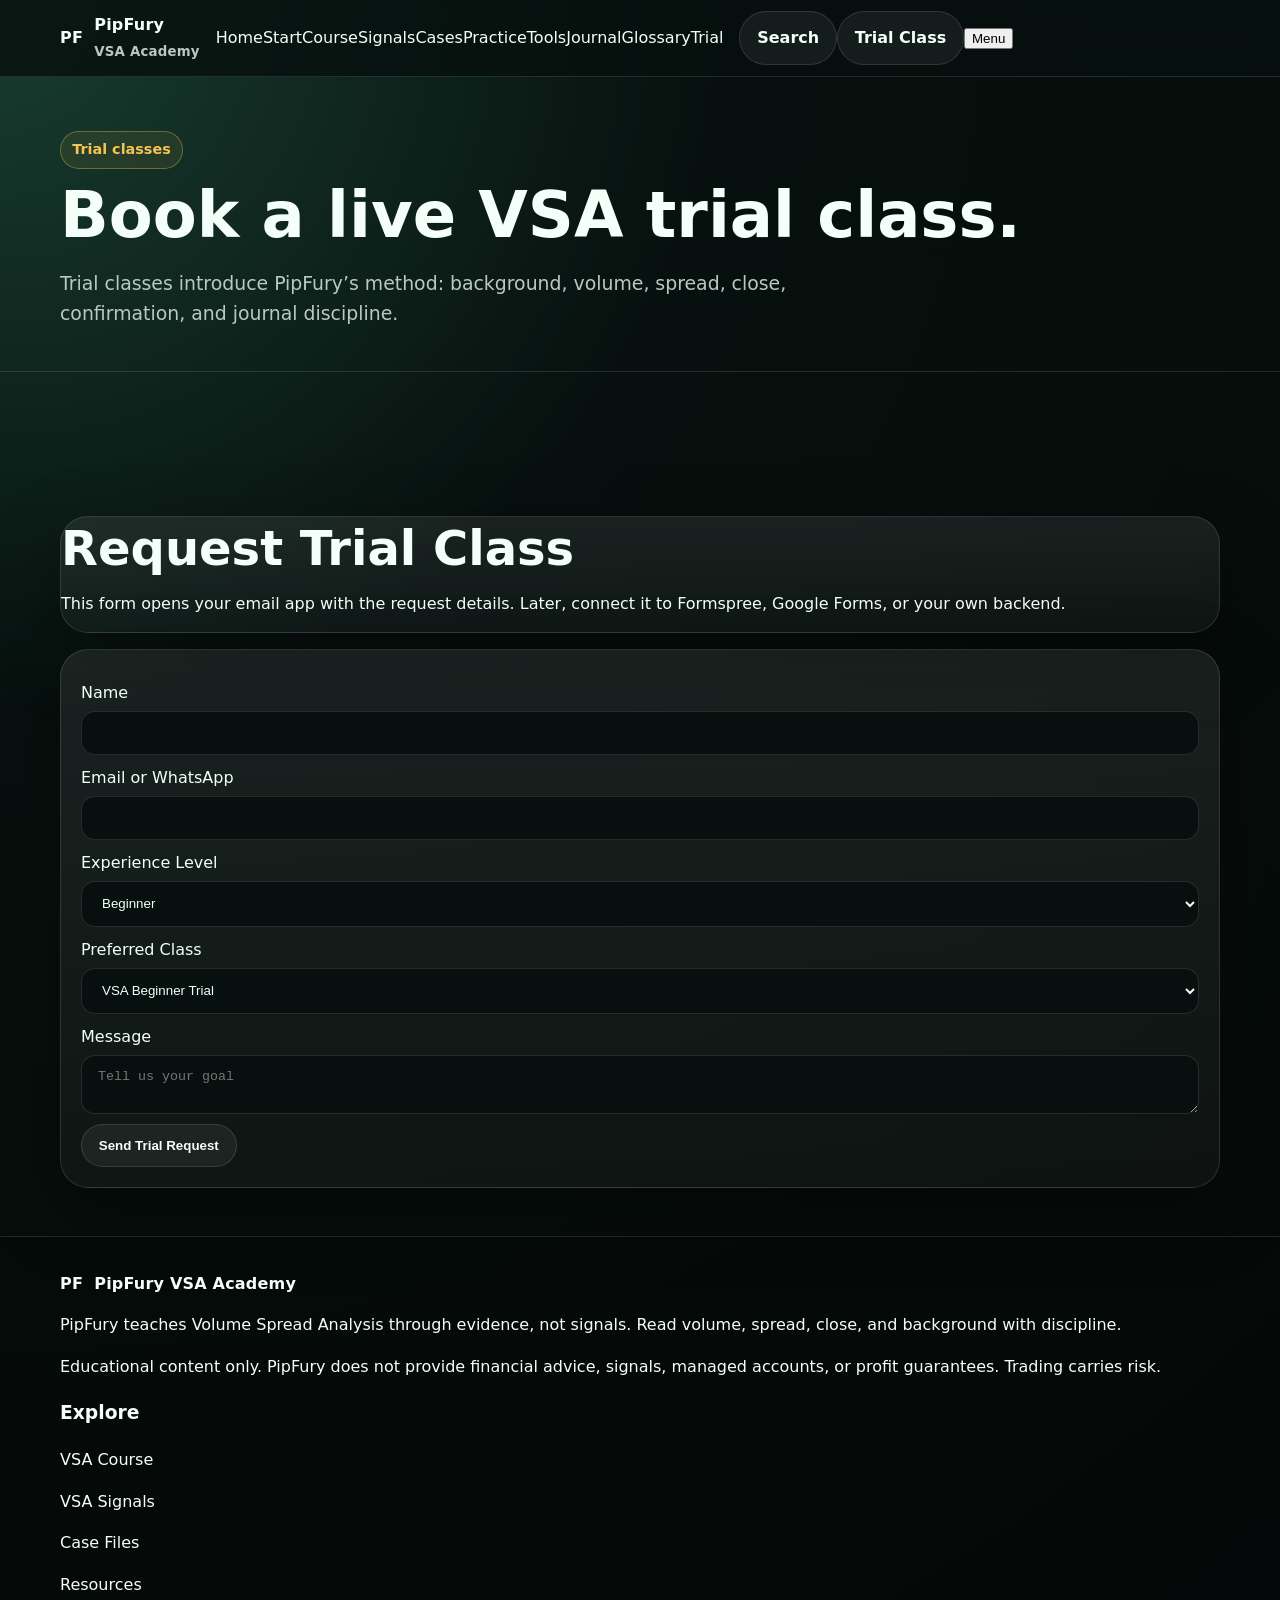
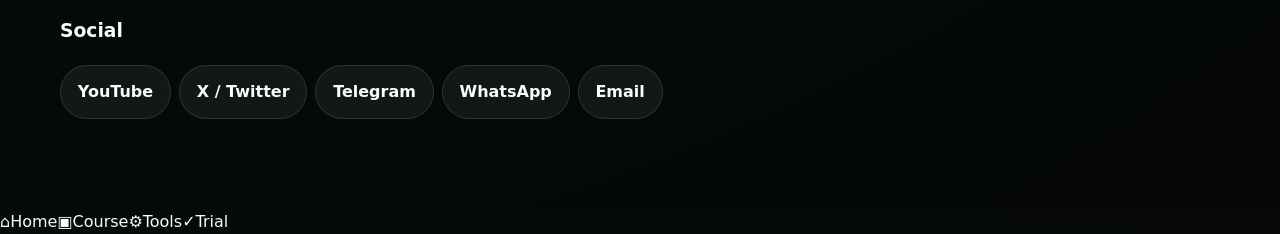
<file: trial-classes/index.html>
<!doctype html>
<html lang="en"><head><meta charset="utf-8"><meta name="viewport" content="width=device-width, initial-scale=1"><title>Trial Classes | PipFury VSA Academy</title><meta name="description" content="Book live online VSA trial classes."><meta property="og:title" content="Trial Classes | PipFury VSA Academy"><meta property="og:description" content="Book live online VSA trial classes."><meta property="og:image" content="../assets/images/og.svg"><link rel="icon" href="../assets/images/favicon.svg"><link rel="manifest" href="../manifest.webmanifest"><link rel="stylesheet" href="../assets/css/styles.css"></head><body><a class="skip" href="#main">Skip to content</a><header class="topbar"><div class="wrap nav"><a class="brand" href="/"><span class="brand-mark">PF</span><span>PipFury<br><small style="color:var(--muted)">VSA Academy</small></span></a><nav class="navlinks"><a href="/" class="">Home</a><a href="/start-here/" class="">Start</a><a href="/vsa-course/" class="">Course</a><a href="/vsa-signals/" class="">Signals</a><a href="/case-files/" class="">Cases</a><a href="/practice/" class="">Practice</a><a href="/tools/" class="">Tools</a><a href="/journal/" class="">Journal</a><a href="/glossary/" class="">Glossary</a><a href="/trial-classes/" class="active">Trial</a></nav><div class="nav-actions"><a class="btn secondary" href="/search/">Search</a><a class="btn" href="/trial-classes/">Trial Class</a><button class="menu-btn">Menu</button></div></div></header><main id="main"><section class="page-hero"><div class="wrap"><span class="eyebrow">Trial classes</span><h1>Book a live VSA trial class.</h1><p class="lead">Trial classes introduce PipFury’s method: background, volume, spread, close, confirmation, and journal discipline.</p></div></section><section class="section"><div class="wrap grid cols-3" data-trials></div></section><section class="section"><div class="wrap grid cols-2"><article class="panel"><h2>Request Trial Class</h2><p>This form opens your email app with the request details. Later, connect it to Formspree, Google Forms, or your own backend.</p></article><form id="trialForm" class="card form"><div class="field"><label>Name</label><input name="Name" required></div><div class="field"><label>Email or WhatsApp</label><input name="Contact" required></div><div class="field"><label>Experience Level</label><select name="Experience"><option>Beginner</option><option>Intermediate</option><option>Advanced</option></select></div><div class="field"><label>Preferred Class</label><select name="Class"><option>VSA Beginner Trial</option><option>Chart Reading Trial</option><option>Journal Review Trial</option></select></div><div class="field"><label>Message</label><textarea name="Message" placeholder="Tell us your goal"></textarea></div><button class="btn" type="submit">Send Trial Request</button></form></div></section></main><footer class="footer"><div class="wrap footer-grid"><div><a class="brand" href="/"><span class="brand-mark">PF</span><span>PipFury VSA Academy</span></a><p>PipFury teaches Volume Spread Analysis through evidence, not signals. Read volume, spread, close, and background with discipline.</p><p class="risk">Educational content only. PipFury does not provide financial advice, signals, managed accounts, or profit guarantees. Trading carries risk.</p></div><div><h3>Explore</h3><p><a href="/vsa-course/">VSA Course</a></p><p><a href="/vsa-signals/">VSA Signals</a></p><p><a href="/case-files/">Case Files</a></p><p><a href="/resources/">Resources</a></p></div><div><h3>Social</h3><div class="socials" data-socials></div></div></div></footer><nav class="bottom-nav"><a href="/"><span>⌂</span>Home</a><a href="/vsa-course/"><span>▣</span>Course</a><a href="/tools/"><span>⚙</span>Tools</a><a href="/trial-classes/"><span>✓</span>Trial</a></nav><script src="../assets/js/app.js"></script></body></html>
</file>
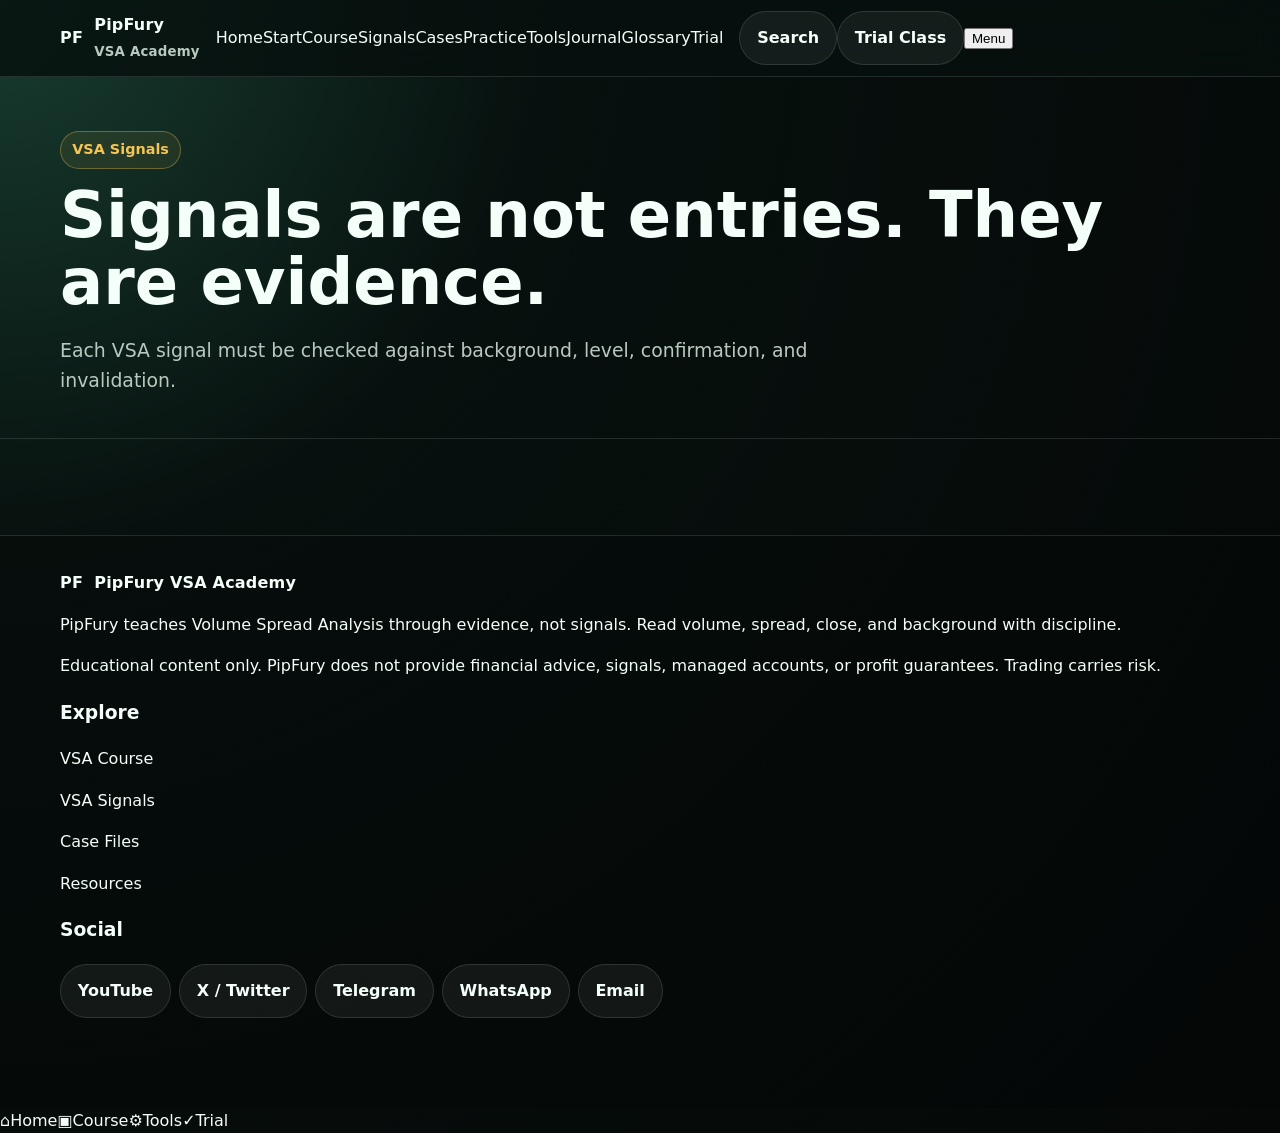
<file: vsa-signals/index.html>
<!doctype html>
<html lang="en"><head><meta charset="utf-8"><meta name="viewport" content="width=device-width, initial-scale=1"><title>VSA Signals | PipFury VSA Academy</title><meta name="description" content="Study major VSA signals and contextual interpretations."><meta property="og:title" content="VSA Signals | PipFury VSA Academy"><meta property="og:description" content="Study major VSA signals and contextual interpretations."><meta property="og:image" content="../assets/images/og.svg"><link rel="icon" href="../assets/images/favicon.svg"><link rel="manifest" href="../manifest.webmanifest"><link rel="stylesheet" href="../assets/css/styles.css"></head><body><a class="skip" href="#main">Skip to content</a><header class="topbar"><div class="wrap nav"><a class="brand" href="/"><span class="brand-mark">PF</span><span>PipFury<br><small style="color:var(--muted)">VSA Academy</small></span></a><nav class="navlinks"><a href="/" class="">Home</a><a href="/start-here/" class="">Start</a><a href="/vsa-course/" class="">Course</a><a href="/vsa-signals/" class="active">Signals</a><a href="/case-files/" class="">Cases</a><a href="/practice/" class="">Practice</a><a href="/tools/" class="">Tools</a><a href="/journal/" class="">Journal</a><a href="/glossary/" class="">Glossary</a><a href="/trial-classes/" class="">Trial</a></nav><div class="nav-actions"><a class="btn secondary" href="/search/">Search</a><a class="btn" href="/trial-classes/">Trial Class</a><button class="menu-btn">Menu</button></div></div></header><main id="main"><section class="page-hero"><div class="wrap"><span class="eyebrow">VSA Signals</span><h1>Signals are not entries. They are evidence.</h1><p class="lead">Each VSA signal must be checked against background, level, confirmation, and invalidation.</p></div></section><section class="section"><div class="wrap grid cols-2" data-signals></div></section></main><footer class="footer"><div class="wrap footer-grid"><div><a class="brand" href="/"><span class="brand-mark">PF</span><span>PipFury VSA Academy</span></a><p>PipFury teaches Volume Spread Analysis through evidence, not signals. Read volume, spread, close, and background with discipline.</p><p class="risk">Educational content only. PipFury does not provide financial advice, signals, managed accounts, or profit guarantees. Trading carries risk.</p></div><div><h3>Explore</h3><p><a href="/vsa-course/">VSA Course</a></p><p><a href="/vsa-signals/">VSA Signals</a></p><p><a href="/case-files/">Case Files</a></p><p><a href="/resources/">Resources</a></p></div><div><h3>Social</h3><div class="socials" data-socials></div></div></div></footer><nav class="bottom-nav"><a href="/"><span>⌂</span>Home</a><a href="/vsa-course/"><span>▣</span>Course</a><a href="/tools/"><span>⚙</span>Tools</a><a href="/trial-classes/"><span>✓</span>Trial</a></nav><script src="../assets/js/app.js"></script></body></html>
</file>
<file: assets/css/styles.css>
:root{--bg:#07100e;--panel:#0d1d18;--panel2:#112821;--text:#f3fff8;--muted:#b9c9c0;--gold:#f6c453;--green:#35d07f;--red:#ff6b6b;--line:rgba(255,255,255,.12);--shadow:0 24px 70px rgba(0,0,0,.35)}
*{box-sizing:border-box}html{scroll-behavior:smooth}body{margin:0;background:radial-gradient(circle at top left,#183d30 0,#07100e 32%,#050807 100%);color:var(--text);font-family:Inter,system-ui,-apple-system,Segoe UI,Roboto,Arial,sans-serif;line-height:1.6}.skip{position:absolute;left:-999px}.skip:focus{left:1rem;top:1rem;background:#fff;color:#000;padding:.7rem;border-radius:.5rem;z-index:99}a{color:inherit;text-decoration:none}.wrap{width:min(1160px,92%);margin:auto}.topbar{position:sticky;top:0;z-index:50;background:rgba(7,16,14,.82);backdrop-filter:blur(16px);border-bottom:1px solid var(--line)}.nav{display:flex;align-items:center;gap:1rem;min-height:76px}.brand{display:flex;align-items:center;gap:.7rem;font-weight:900;letter-spacing:.2px}.logo{width:42px;height:42px;border-radius:14px;background:linear-gradient(135deg,var(--gold),#fff3b0);color:#07100e;display:grid;place-items:center;font-weight:1000}.links{display:flex;align-items:center;gap:.2rem;margin-left:auto}.links a{padding:.65rem .78rem;border-radius:999px;color:var(--muted);font-weight:700;font-size:.94rem}.links a:hover,.links a.active{background:rgba(246,196,83,.12);color:var(--gold)}.btn,.button{display:inline-flex;align-items:center;justify-content:center;gap:.45rem;border:1px solid var(--line);border-radius:999px;padding:.82rem 1.05rem;font-weight:850;background:rgba(255,255,255,.06);color:var(--text);cursor:pointer}.btn.primary,.button.primary{background:linear-gradient(135deg,var(--gold),#ffe99a);color:#09120f;border-color:transparent}.btn:hover,.button:hover{transform:translateY(-1px);box-shadow:0 14px 35px rgba(0,0,0,.25)}.menu{display:none;margin-left:auto}.hero{padding:76px 0 42px}.hero-grid{display:grid;grid-template-columns:1.1fr .9fr;gap:2rem;align-items:center}.eyebrow{display:inline-flex;border:1px solid rgba(246,196,83,.35);color:var(--gold);padding:.4rem .7rem;border-radius:999px;background:rgba(246,196,83,.08);font-weight:850;font-size:.9rem}.hero h1{font-size:clamp(2.35rem,7vw,5rem);line-height:1.02;margin:1rem 0}.lead{font-size:1.18rem;color:var(--muted);max-width:760px}.actions{display:flex;gap:.7rem;flex-wrap:wrap;margin-top:1.4rem}.board,.card,.panel{background:linear-gradient(180deg,rgba(255,255,255,.08),rgba(255,255,255,.035));border:1px solid var(--line);border-radius:28px;box-shadow:var(--shadow)}.board{padding:1.2rem}.board-head{display:flex;justify-content:space-between;align-items:center;border-bottom:1px solid var(--line);padding-bottom:.8rem;margin-bottom:1rem}.badge{padding:.25rem .55rem;border-radius:999px;background:rgba(53,208,127,.12);color:var(--green);font-weight:850;font-size:.8rem}.candle{height:250px;border-radius:22px;background:linear-gradient(180deg,rgba(246,196,83,.18),rgba(53,208,127,.08)),repeating-linear-gradient(90deg,rgba(255,255,255,.05) 0 1px,transparent 1px 55px);position:relative;overflow:hidden}.candle:before{content:"";position:absolute;left:52%;top:20%;width:16px;height:160px;background:#35d07f;border-radius:9px;box-shadow:0 -38px 0 -7px #35d07f,0 58px 0 -7px #35d07f}.candle:after{content:"Background → Volume → Spread → Close → Confirmation";position:absolute;left:1rem;bottom:1rem;color:#fff;background:rgba(0,0,0,.28);padding:.5rem .7rem;border-radius:12px;font-size:.85rem}.section{padding:48px 0}.section h2{font-size:clamp(1.8rem,4vw,3rem);line-height:1.1;margin:.3rem 0 1rem}.muted{color:var(--muted)}.grid{display:grid;gap:1rem}.grid.three{grid-template-columns:repeat(3,1fr)}.grid.two{grid-template-columns:repeat(2,1fr)}.card{padding:1.25rem}.card h3{margin:.2rem 0 .5rem}.kpi{display:flex;gap:.5rem;flex-wrap:wrap}.pill{border:1px solid var(--line);border-radius:999px;padding:.25rem .55rem;color:var(--muted);font-size:.83rem}.page-hero{padding:54px 0 24px;border-bottom:1px solid var(--line)}.page-hero h1{font-size:clamp(2rem,5vw,4rem);line-height:1.05;margin:.8rem 0}.list{display:grid;gap:.8rem}.item{display:flex;justify-content:space-between;gap:1rem;align-items:flex-start;padding:1rem;border:1px solid var(--line);border-radius:20px;background:rgba(255,255,255,.045)}.item strong{color:#fff}.toolbox{display:grid;grid-template-columns:1fr 1fr;gap:1rem}.field{display:grid;gap:.35rem;margin:.6rem 0}.field input,.field select,.field textarea,.searchbox{width:100%;padding:.85rem 1rem;border-radius:14px;border:1px solid var(--line);background:#07100e;color:var(--text)}.result{padding:1rem;border-radius:18px;background:rgba(246,196,83,.1);border:1px solid rgba(246,196,83,.25);margin-top:.8rem}.quiz-option{display:block;width:100%;text-align:left;margin:.45rem 0;padding:.8rem;border-radius:14px;border:1px solid var(--line);background:rgba(255,255,255,.05);color:var(--text);cursor:pointer}.quiz-option.correct{border-color:var(--green);background:rgba(53,208,127,.14)}.quiz-option.wrong{border-color:var(--red);background:rgba(255,107,107,.12)}footer{border-top:1px solid var(--line);padding:34px 0 90px;background:rgba(0,0,0,.18)}.footgrid{display:grid;grid-template-columns:1.4fr .8fr .8fr;gap:1rem}.bottomnav{position:fixed;bottom:0;left:0;right:0;background:rgba(7,16,14,.92);backdrop-filter:blur(16px);border-top:1px solid var(--line);display:none;justify-content:space-around;padding:.45rem .35rem;z-index:60}.bottomnav a{font-size:.78rem;color:var(--muted);display:grid;place-items:center}.socials{display:flex;gap:.5rem;flex-wrap:wrap}.notice{border-left:4px solid var(--gold);padding:1rem;background:rgba(246,196,83,.08);border-radius:14px}.hidden{display:none!important}@media(max-width:900px){.hero-grid,.grid.three,.grid.two,.toolbox,.footgrid{grid-template-columns:1fr}.links{display:none;position:absolute;top:76px;left:4%;right:4%;background:#0b1915;border:1px solid var(--line);border-radius:24px;padding:.8rem;box-shadow:var(--shadow)}.links.open{display:grid}.links a{border-radius:14px}.menu{display:inline-flex}.bottomnav{display:flex}.hero{padding-top:44px}}

/* Clickable module/card fix */
.card-link{display:block;color:inherit;text-decoration:none;cursor:pointer}
.card-link:hover,.module-link-card:hover{transform:translateY(-3px);border-color:rgba(248,210,122,.55);box-shadow:0 18px 45px rgba(0,0,0,.28)}
.button{display:inline-flex;align-items:center;justify-content:center;gap:.45rem;border:1px solid rgba(255,255,255,.16);background:rgba(255,255,255,.08);color:var(--text,#f8fafc);border-radius:999px;padding:.75rem 1rem;text-decoration:none;font-weight:800}
.button:hover{border-color:rgba(248,210,122,.6);background:rgba(248,210,122,.14)}
</file>
